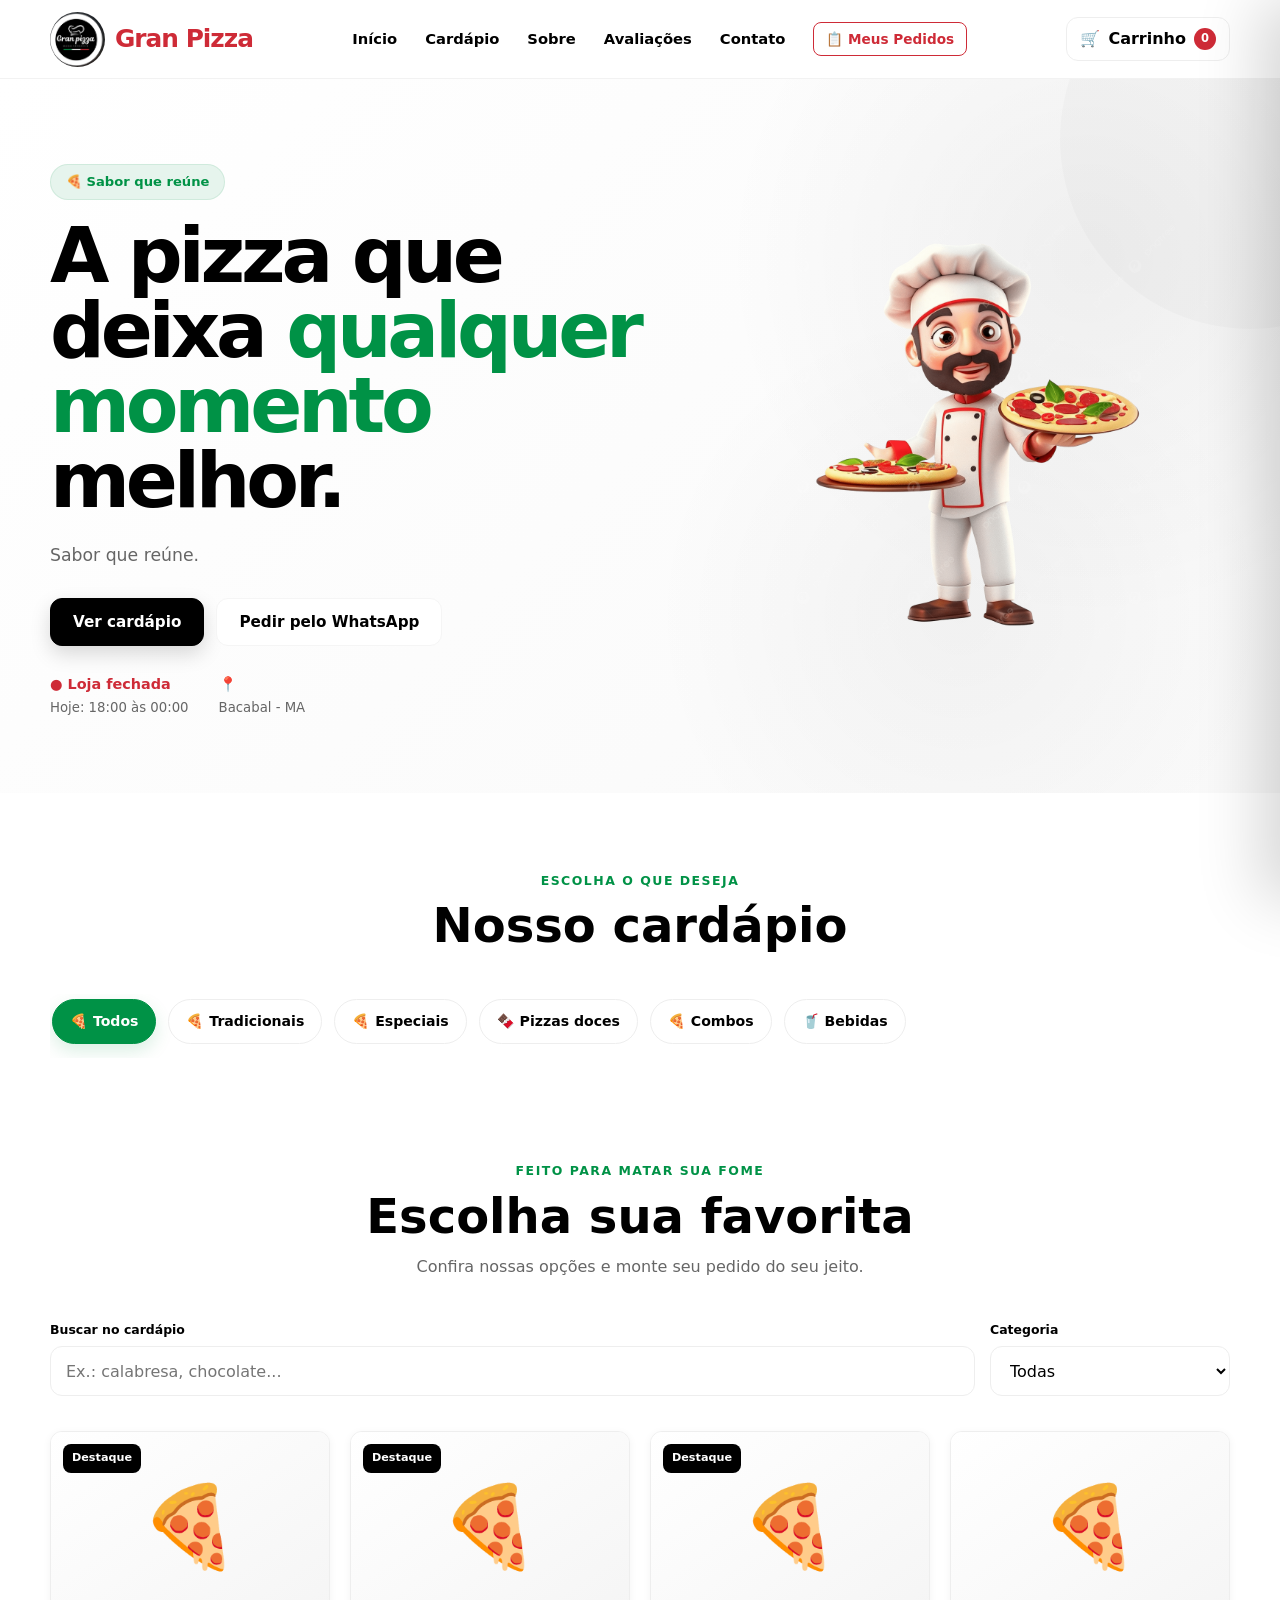
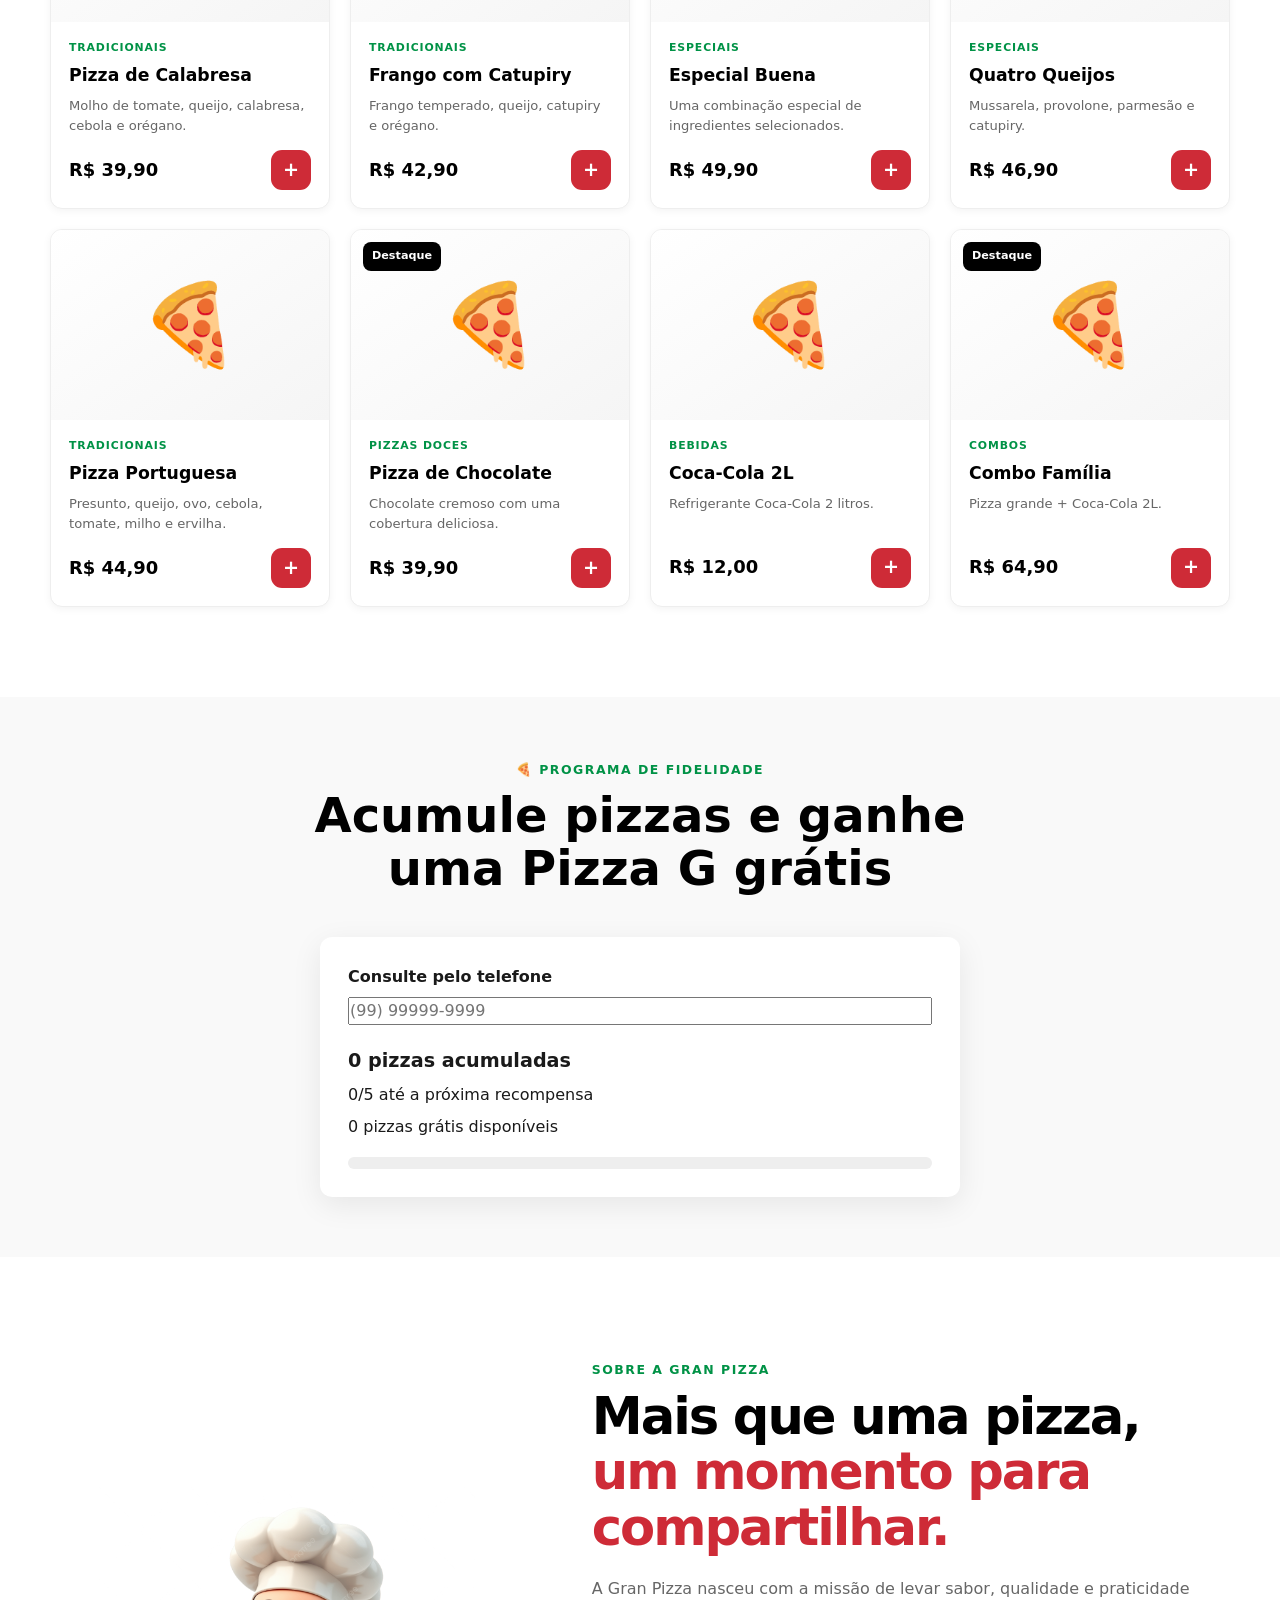
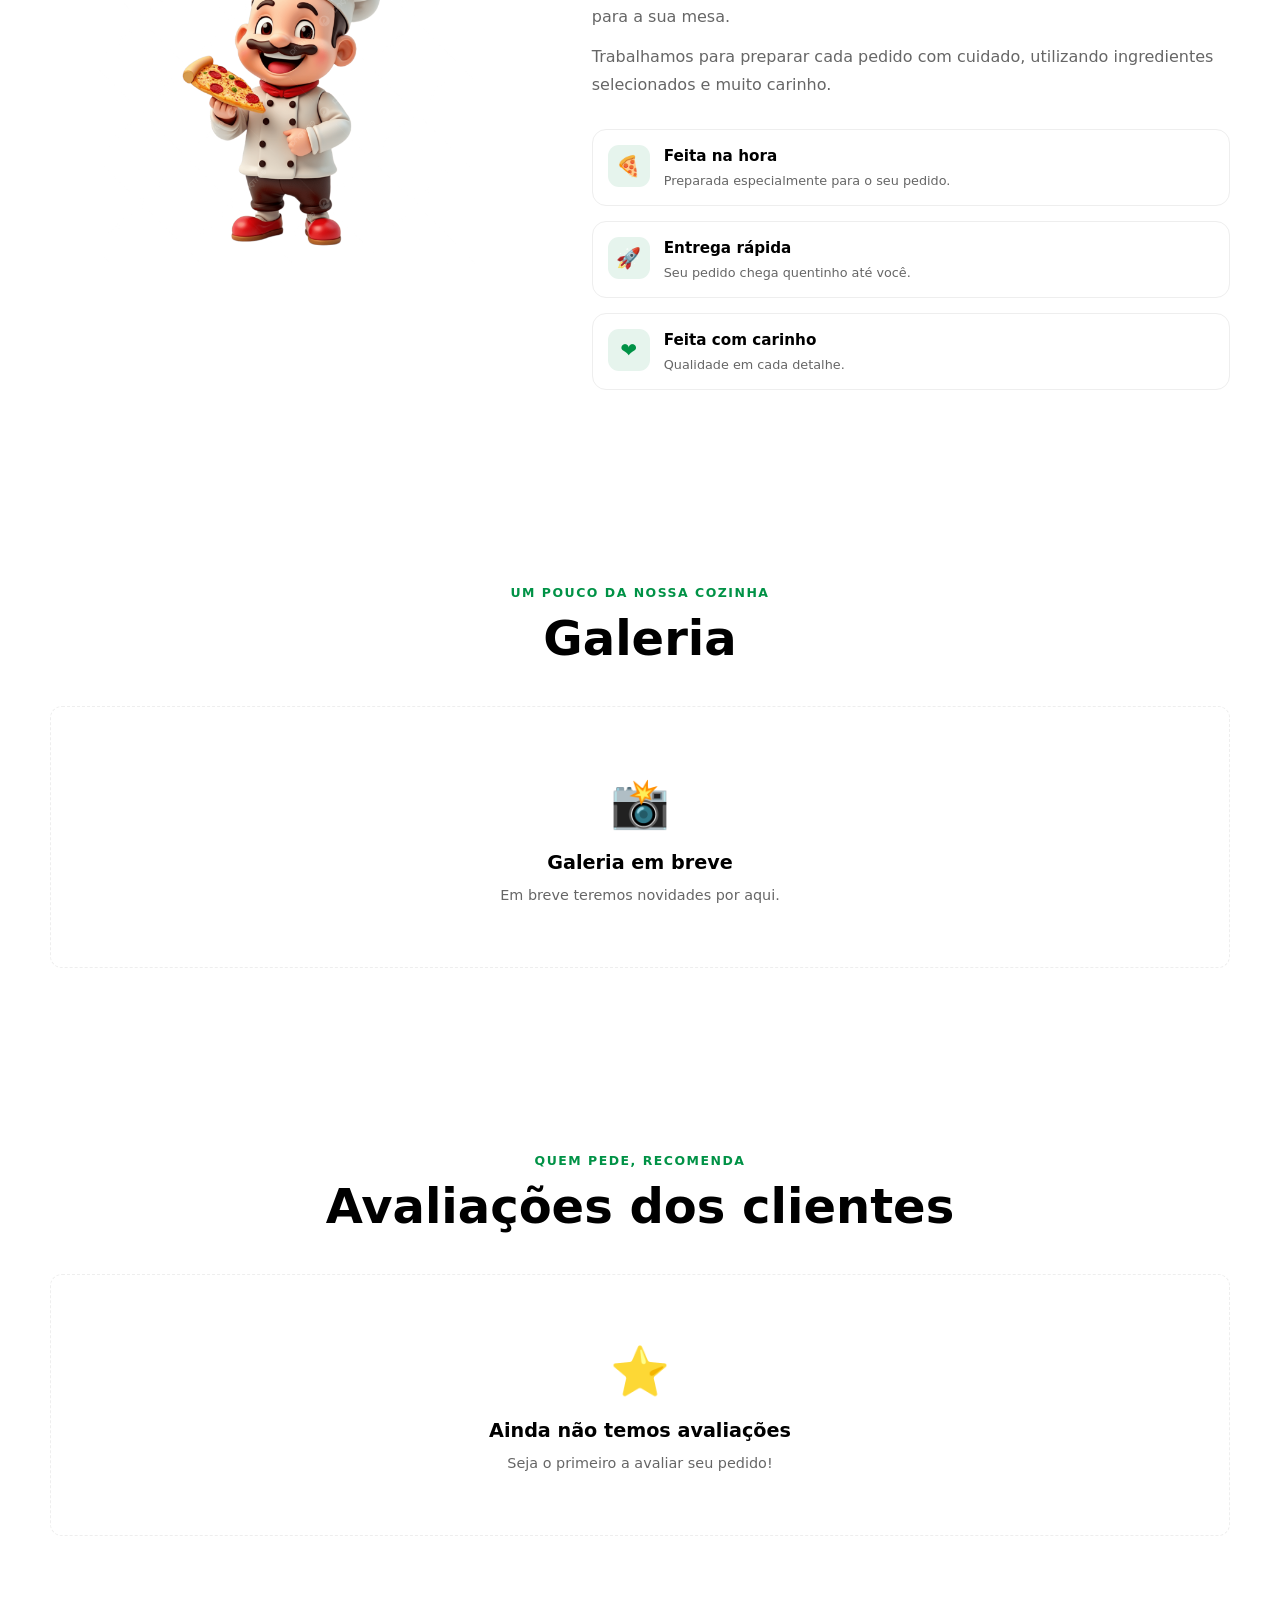
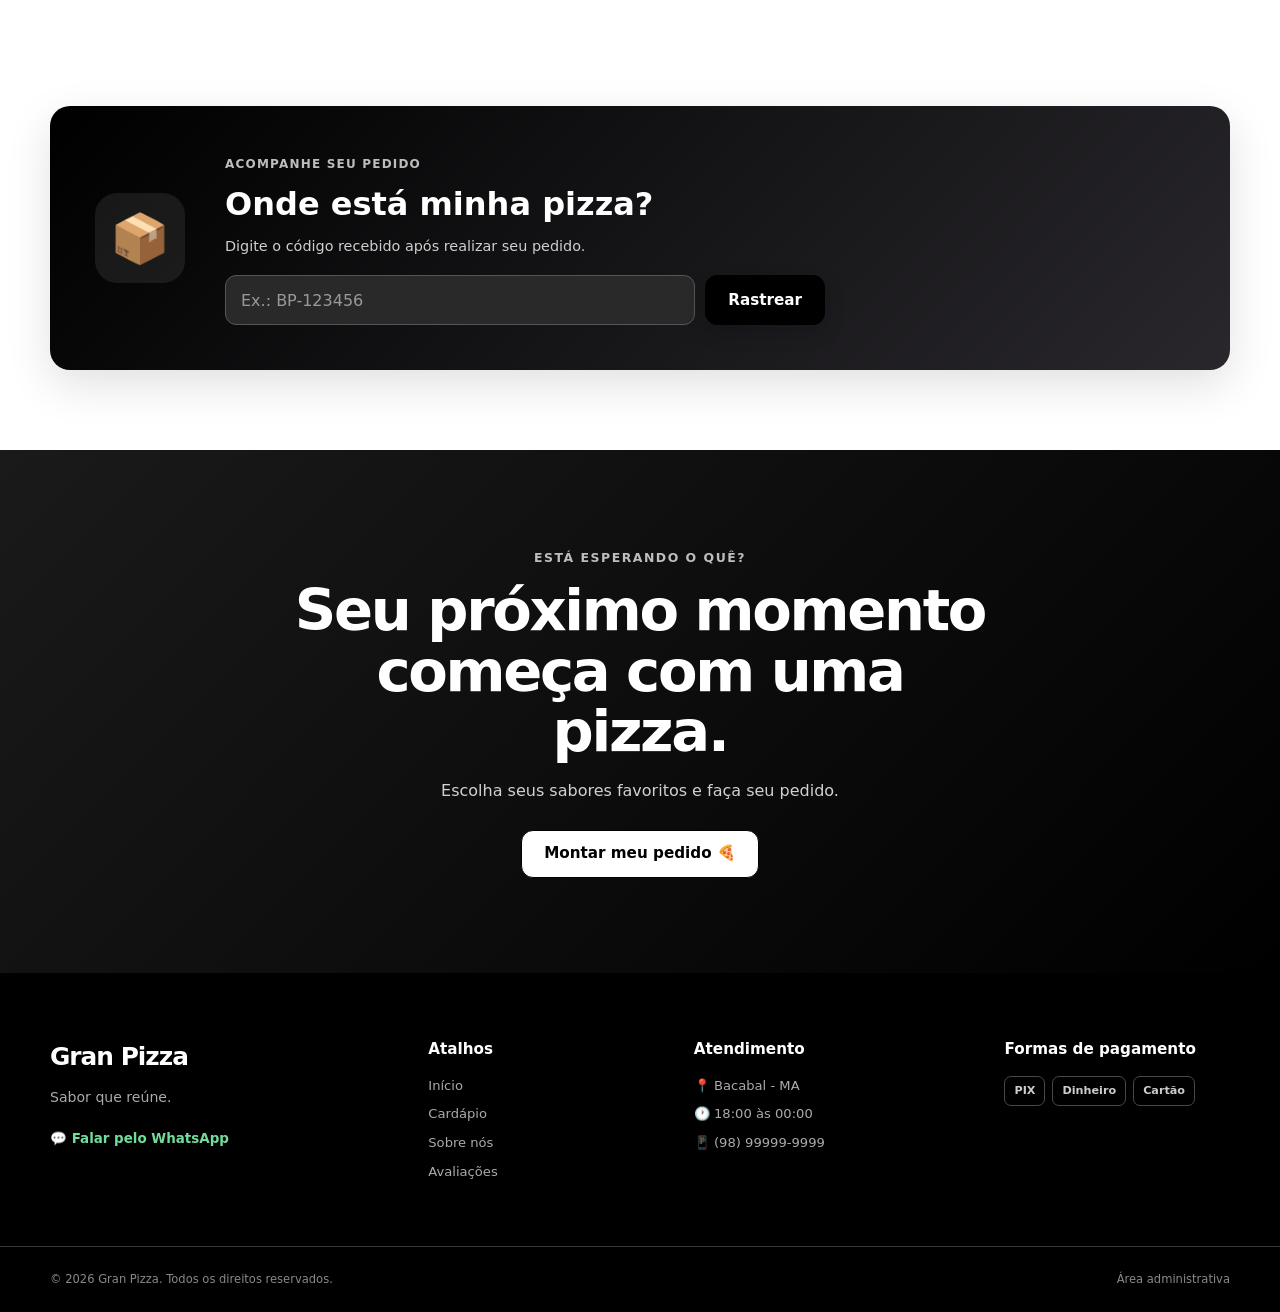
<file: index.html>
<!DOCTYPE html>
<html lang="pt-BR">
<head>
    <meta charset="UTF-8">
    <meta name="viewport" content="width=device-width, initial-scale=1.0">

    <title>Gran Pizza</title>

    <meta
        name="description"
        content="Gran Pizza — pizzas, combos, bebidas e muito sabor para você."
    >

    <link rel="stylesheet" href="style.css">
</head>

<body>

    <!-- =========================
         CABEÇALHO
    ========================== -->
    <header class="header">
        <div class="container header-content">

            <a href="#inicio" class="brand" id="nomeLoja">
                <img src="logo.jpeg.jpeg" alt="Gran Pizza Logo" class="brand-logo">
                <span>Gran Pizza</span>
            </a>

            <nav class="nav" id="menuNavegacao">
                <a href="#inicio">Início</a>
                <a href="#cardapio">Cardápio</a>
                <a href="#sobre">Sobre</a>
                <a href="#avaliacoes">Avaliações</a>
                <a href="#contato">Contato</a>
                <button type="button" class="btn-tracking-nav" id="btnMeusPedidosNav">
                    📋 Meus Pedidos
                </button>
            </nav>

            <div class="header-actions">
                <button
                    type="button"
                    class="btn-cart"
                    id="btnAbrirCarrinho"
                    aria-label="Abrir carrinho"
                >
                    🛒
                    <span>Carrinho</span>
                    <strong id="contadorCarrinho">0</strong>
                </button>

                <button
                    type="button"
                    class="btn-menu"
                    id="btnMenu"
                    aria-label="Abrir menu"
                >
                    ☰
                </button>
            </div>

        </div>
    </header>


    <main>

        <!-- =========================
             HERO
        ========================== -->
        <section class="hero" id="inicio">
            <div class="container hero-content">

                <div class="hero-text">
                    <span class="hero-badge">
                        🍕 Sabor que reúne
                    </span>

                    <h1>
                        A pizza que deixa
                        <span>qualquer momento</span>
                        melhor.
                    </h1>

                    <p id="sloganLoja">
                        Pizzas preparadas com carinho para você compartilhar
                        momentos especiais.
                    </p>

                    <div class="hero-actions">
                        <a href="#cardapio" class="btn btn-primary">
                            Ver cardápio
                        </a>

                        <button
                            type="button"
                            class="btn btn-secondary"
                            id="btnWhatsAppHero"
                        >
                            Pedir pelo WhatsApp
                        </button>
                    </div>

                    <div class="hero-info">
                        <div>
                            <strong id="statusLoja">
                                ● Loja aberta
                            </strong>

                            <span id="horarioLoja">
                                Hoje: 18:00 às 23:00
                            </span>
                        </div>

                        <div>
                            <strong>📍</strong>

                            <span id="enderecoLoja">
                                Bacabal - MA
                            </span>
                        </div>
                    </div>
                </div>

                <div class="hero-visual">
                    <div class="hero-pizza">
                        <img
                            src="pngtree-cartoon-chef-holding-pizza-png-image_15105925.png"
                            alt="Chef segurando uma pizza"
                        >
                    </div>
                </div>

            </div>
        </section>


        <!-- =========================
             CATEGORIAS
        ========================== -->
        <section class="categories-section">
            <div class="container">

                <div class="section-heading">
                    <span>Escolha o que deseja</span>
                    <h2>Nosso cardápio</h2>
                </div>

                <div
                    class="categories"
                    id="listaCategorias"
                    aria-label="Categorias do cardápio"
                >
                    <!-- Categorias inseridas pelo JavaScript -->
                </div>

            </div>
        </section>


        <!-- =========================
             CARDÁPIO
        ========================== -->
        <section class="menu-section" id="cardapio">
            <div class="container">

                <div class="section-heading">
                    <span>Feito para matar sua fome</span>

                    <h2>
                        Escolha sua favorita
                    </h2>

                    <p>
                        Confira nossas opções e monte seu pedido do seu jeito.
                    </p>
                </div>

                <div class="menu-toolbar">

                    <div class="search-box">
                        <label for="campoBusca">
                            Buscar no cardápio
                        </label>

                        <input
                            type="search"
                            id="campoBusca"
                            placeholder="Ex.: calabresa, chocolate..."
                            autocomplete="off"
                        >
                    </div>

                    <div class="filter-box">
                        <label for="filtroCategoria">
                            Categoria
                        </label>

                        <select id="filtroCategoria">
                            <option value="todos">
                                Todas
                            </option>
                        </select>
                    </div>

                </div>

                <div
                    class="products-grid"
                    id="listaProdutos"
                >
                    <!-- Produtos inseridos pelo JavaScript -->
                </div>

                <div
                    class="empty-state hidden"
                    id="produtosVazios"
                >
                    <div class="empty-icon">
                        🍕
                    </div>

                    <h3>
                        Nenhum produto encontrado
                    </h3>

                    <p>
                        Tente buscar outro produto ou escolher outra categoria.
                    </p>
                </div>

            </div>
        </section>


        <!-- =========================
             PROGRAMA DE FIDELIDADE
        ========================== -->
        <section class="loyalty-section" id="fidelidadeCliente">
            <div class="container">
                <div class="section-heading">
                    <span>🍕 Programa de Fidelidade</span>
                    <h2>Acumule pizzas e ganhe uma Pizza G grátis</h2>
                </div>

                <div class="loyalty-box">
                    <label for="telefoneFidelidade">Consulte pelo telefone</label>
                    <input
                        type="tel"
                        id="telefoneFidelidade"
                        placeholder="(99) 99999-9999"
                        autocomplete="tel"
                    >

                    <div class="loyalty-summary" aria-live="polite">
                        <strong id="fidelidadePizzas">0 pizzas acumuladas</strong>
                        <span id="fidelidadeProgressoTexto">0/5 até a próxima recompensa</span>
                        <span id="fidelidadePremios">0 pizzas grátis disponíveis</span>
                    </div>

                    <div class="loyalty-progress" aria-hidden="true">
                        <div id="fidelidadeProgressoBarra"></div>
                    </div>
                </div>
            </div>
        </section>


        <!-- =========================
             SOBRE
        ========================== -->
        <section class="about-section" id="sobre">
            <div class="container about-content">

                <div class="about-visual">
                    <div class="about-icon">
                        <img
                            src="pngtree-cartoon-chef-with-pizza-plate-delicious-italian-dish-presentation-png-image_19773314.png"
                            alt="Chef da Gran Pizza"
                        >
                    </div>
                </div>

                <div class="about-text">

                    <span class="section-label">
                        Sobre a Gran Pizza
                    </span>

                    <h2>
                        Mais que uma pizza,
                        <span>um momento para compartilhar.</span>
                    </h2>

                    <p>
                        A Gran Pizza nasceu com a missão de levar sabor,
                        qualidade e praticidade para a sua mesa.
                    </p>

                    <p>
                        Trabalhamos para preparar cada pedido com cuidado,
                        utilizando ingredientes selecionados e muito carinho.
                    </p>

                    <div class="about-features">

                        <div class="feature">
                            <strong>🍕</strong>

                            <div>
                                <h3>
                                    Feita na hora
                                </h3>

                                <p>
                                    Preparada especialmente para o seu pedido.
                                </p>
                            </div>
                        </div>

                        <div class="feature">
                            <strong>🚀</strong>

                            <div>
                                <h3>
                                    Entrega rápida
                                </h3>

                                <p>
                                    Seu pedido chega quentinho até você.
                                </p>
                            </div>
                        </div>

                        <div class="feature">
                            <strong>❤️</strong>

                            <div>
                                <h3>
                                    Feita com carinho
                                </h3>

                                <p>
                                    Qualidade em cada detalhe.
                                </p>
                            </div>
                        </div>

                    </div>
                </div>

            </div>
        </section>


        <!-- =========================
             GALERIA
        ========================== -->
        <section class="gallery-section" id="galeria">
            <div class="container">

                <div class="section-heading">
                    <span>
                        Um pouco da nossa cozinha
                    </span>

                    <h2>
                        Galeria
                    </h2>
                </div>

                <div
                    class="gallery-grid"
                    id="listaGaleria"
                >
                    <!-- Fotos inseridas pelo JavaScript -->
                </div>

                <div
                    class="empty-state hidden"
                    id="galeriaVazia"
                >
                    <div class="empty-icon">
                        📸
                    </div>

                    <h3>
                        Galeria em breve
                    </h3>

                    <p>
                        Em breve teremos novidades por aqui.
                    </p>
                </div>

            </div>
        </section>


        <!-- =========================
             AVALIAÇÕES
        ========================== -->
        <section class="reviews-section" id="avaliacoes">
            <div class="container">

                <div class="section-heading">
                    <span>
                        Quem pede, recomenda
                    </span>

                    <h2>
                        Avaliações dos clientes
                    </h2>
                </div>

                <div
                    class="reviews-grid"
                    id="listaAvaliacoes"
                >
                    <!-- Avaliações inseridas pelo JavaScript -->
                </div>

                <div
                    class="empty-state hidden"
                    id="avaliacoesVazias"
                >
                    <div class="empty-icon">
                        ⭐
                    </div>

                    <h3>
                        Ainda não temos avaliações
                    </h3>

                    <p>
                        Seja o primeiro a avaliar seu pedido!
                    </p>
                </div>

            </div>
        </section>


        <!-- =========================
             RASTREAR PEDIDO
        ========================== -->
        <section class="tracking-section" id="rastrear">
            <div class="container">

                <div class="tracking-box">

                    <div class="tracking-icon">
                        📦
                    </div>

                    <div class="tracking-content">

                        <span>
                            Acompanhe seu pedido
                        </span>

                        <h2>
                            Onde está minha pizza?
                        </h2>

                        <p>
                            Digite o código recebido após realizar seu pedido.
                        </p>

                        <form id="formRastrearPedido">

                            <div class="tracking-form">

                                <input
                                    type="text"
                                    id="codigoRastreio"
                                    placeholder="Ex.: BP-123456"
                                    autocomplete="off"
                                    required
                                >

                                <button
                                    type="submit"
                                    class="btn btn-primary"
                                >
                                    Rastrear
                                </button>

                            </div>

                        </form>

                        <div
                            class="tracking-result hidden"
                            id="resultadoRastreio"
                        >
                            <!-- Resultado inserido pelo JavaScript -->
                        </div>

                    </div>

                </div>

            </div>
        </section>


        <!-- =========================
             CTA
        ========================== -->
        <section class="cta-section">
            <div class="container">

                <div class="cta-content">

                    <span>
                        Está esperando o quê?
                    </span>

                    <h2>
                        Seu próximo momento
                        <strong>começa com uma pizza.</strong>
                    </h2>

                    <p>
                        Escolha seus sabores favoritos e faça seu pedido.
                    </p>

                    <a
                        href="#cardapio"
                        class="btn btn-primary"
                    >
                        Montar meu pedido 🍕
                    </a>

                </div>

            </div>
        </section>

    </main>


    <!-- =========================
         RODAPÉ
    ========================== -->
    <footer
        class="footer"
        id="contato"
    >

        <div class="container footer-grid">

            <div class="footer-brand">

                <a
                    href="#inicio"
                    class="brand"
                    id="nomeLojaFooter"
                >
                    Gran Pizza
                </a>

                <p id="sloganFooter">
                    Sabor que reúne.
                </p>

                <a
                    href="#"
                    id="linkWhatsAppFooter"
                    class="whatsapp-link"
                    target="_blank"
                    rel="noopener noreferrer"
                >
                    💬 Falar pelo WhatsApp
                </a>

            </div>


            <div class="footer-column">

                <h3>
                    Atalhos
                </h3>

                <a href="#inicio">
                    Início
                </a>

                <a href="#cardapio">
                    Cardápio
                </a>

                <a href="#sobre">
                    Sobre nós
                </a>

                <a href="#avaliacoes">
                    Avaliações
                </a>

            </div>


            <div class="footer-column">

                <h3>
                    Atendimento
                </h3>

                <p id="footerEndereco">
                    📍 Bacabal - MA
                </p>

                <p id="footerHorario">
                    🕐 18:00 às 23:00
                </p>

                <p id="footerTelefone">
                    📱 WhatsApp
                </p>

            </div>


            <div class="footer-column">

                <h3>
                    Formas de pagamento
                </h3>

                <div class="payment-icons">
                    <span>
                        PIX
                    </span>

                    <span>
                        Dinheiro
                    </span>

                    <span>
                        Cartão
                    </span>
                </div>

            </div>

        </div>


        <div class="footer-bottom">

            <div class="container">

                <p>
                    ©
                    <span id="anoAtual"></span>

                    <span id="nomeLojaCopyright">
                        Gran Pizza
                    </span>.

                    Todos os direitos reservados.
                </p>

                <a href="admin/index.html">
                    Área administrativa
                </a>

            </div>

        </div>

    </footer>


    <!-- =========================
         MODAL DO PRODUTO
    ========================== -->
    <div
        class="modal hidden"
        id="modalProduto"
        role="dialog"
        aria-modal="true"
        aria-labelledby="modalProdutoTitulo"
    >

        <div
            class="modal-overlay"
            data-fechar-modal
        ></div>

        <div class="modal-content product-modal">

            <button
                type="button"
                class="modal-close"
                data-fechar-modal
                aria-label="Fechar"
            >
                ×
            </button>

            <div id="produtoModalConteudo">
                <!-- Conteúdo gerado pelo JavaScript -->
            </div>

        </div>

    </div>


    <!-- =========================
         CARRINHO
    ========================== -->
    <div
        class="cart-overlay hidden"
        id="cartOverlay"
    ></div>

    <aside
        class="cart-drawer"
        id="carrinhoDrawer"
        aria-label="Carrinho de compras"
    >

        <div class="cart-header">

            <div>
                <span>
                    Seu pedido
                </span>

                <h2>
                    Meu carrinho
                </h2>
            </div>

            <button
                type="button"
                class="cart-close"
                id="btnFecharCarrinho"
                aria-label="Fechar carrinho"
            >
                ×
            </button>

        </div>


        <div
            class="cart-items"
            id="itensCarrinho"
        >
            <!-- Itens inseridos pelo JavaScript -->
        </div>


        <div
            class="cart-empty"
            id="carrinhoVazio"
        >

            <div>
                🛒
            </div>

            <h3>
                Seu carrinho está vazio
            </h3>

            <p>
                Adicione uma pizza deliciosa para começar.
            </p>

            <button
                type="button"
                class="btn btn-primary"
                id="btnIrCardapio"
            >
                Ver cardápio
            </button>

        </div>


        <div
            class="cart-footer"
            id="rodapeCarrinho"
        >

            <div class="cart-summary">

                <div>
                    <span>
                        Subtotal
                    </span>

                    <strong id="subtotalCarrinho">
                        R$ 0,00
                    </strong>
                </div>

                <div>
                    <span>
                        Entrega
                    </span>

                    <strong id="entregaCarrinho">
                        R$ 0,00
                    </strong>
                </div>

                <div class="cart-total">
                    <span>
                        Total
                    </span>

                    <strong id="totalCarrinho">
                        R$ 0,00
                    </strong>
                </div>

            </div>

            <button
                type="button"
                class="btn btn-primary btn-full"
                id="btnFinalizarPedido"
            >
                Finalizar pedido
            </button>

        </div>

    </aside>


    <!-- =========================
         MODAL CHECKOUT
    ========================== -->
    <div
        class="modal hidden"
        id="modalCheckout"
        role="dialog"
        aria-modal="true"
        aria-labelledby="checkoutTitulo"
    >

        <div
            class="modal-overlay"
            data-fechar-checkout
        ></div>

        <div class="modal-content checkout-modal">

            <button
                type="button"
                class="modal-close"
                data-fechar-checkout
                aria-label="Fechar"
            >
                ×
            </button>

            <div class="checkout-header">

                <span>
                    Quase lá!
                </span>

                <h2 id="checkoutTitulo">
                    Finalize seu pedido
                </h2>

                <p>
                    Preencha seus dados para receber sua pizza.
                </p>

            </div>


            <form id="formCheckout">

                <!-- DADOS DO CLIENTE -->
                <section class="checkout-section">

                    <h3>
                        1. Seus dados
                    </h3>

                    <div class="form-grid">

                        <div class="form-group">

                            <label for="clienteNome">
                                Nome *
                            </label>

                            <input
                                type="text"
                                id="clienteNome"
                                required
                                placeholder="Seu nome"
                            >

                        </div>


                        <div class="form-group">

                            <label for="clienteTelefone">
                                WhatsApp *
                            </label>

                            <input
                                type="tel"
                                id="clienteTelefone"
                                required
                                placeholder="(99) 99999-9999"
                            >

                        </div>

                    </div>

                </section>


                <!-- TIPO DE PEDIDO -->
                <section class="checkout-section">

                    <h3>
                        2. Como deseja receber?
                    </h3>

                    <div class="delivery-options">

                        <label class="delivery-option">

                            <input
                                type="radio"
                                name="tipoEntrega"
                                value="entrega"
                                checked
                            >

                            <span>
                                🚴

                                <strong>
                                    Entrega
                                </strong>

                                <small>
                                    Receba em seu endereço
                                </small>
                            </span>

                        </label>


                        <label class="delivery-option">

                            <input
                                type="radio"
                                name="tipoEntrega"
                                value="retirada"
                            >

                            <span>
                                🏪

                                <strong>
                                    Retirada
                                </strong>

                                <small>
                                    Retire na loja
                                </small>
                            </span>

                        </label>

                    </div>

                </section>


                <!-- ENDEREÇO -->
                <section
                    class="checkout-section"
                    id="secaoEndereco"
                >

                    <h3>
                        3. Endereço de entrega
                    </h3>

                    <div class="form-grid">

                        <div class="form-group">

                            <label for="enderecoRua">
                                Rua / Avenida *
                            </label>

                            <input
                                type="text"
                                id="enderecoRua"
                                placeholder="Nome da rua"
                            >

                        </div>


                        <div class="form-group">

                            <label for="enderecoNumero">
                                Número *
                            </label>

                            <input
                                type="text"
                                id="enderecoNumero"
                                placeholder="123"
                            >

                        </div>


                        <div class="form-group">

                            <label for="enderecoBairro">
                                Bairro *
                            </label>

                            <input
                                type="text"
                                id="enderecoBairro"
                                placeholder="Seu bairro"
                            >

                        </div>


                        <div class="form-group">

                            <label for="enderecoComplemento">
                                Complemento
                            </label>

                            <input
                                type="text"
                                id="enderecoComplemento"
                                placeholder="Casa, apartamento..."
                            >

                        </div>

                    </div>

                </section>


                <!-- PAGAMENTO -->
                <section class="checkout-section">

                    <h3>
                        4. Pagamento
                    </h3>

                    <div class="payment-options">

                        <label>

                            <input
                                type="radio"
                                name="pagamento"
                                value="pix"
                                checked
                            >

                            <span>

                                <strong>
                                    PIX
                                </strong>

                                <small>
                                    Pagamento via PIX
                                </small>

                            </span>

                        </label>


                        <label>

                            <input
                                type="radio"
                                name="pagamento"
                                value="dinheiro"
                            >

                            <span>

                                <strong>
                                    Dinheiro
                                </strong>

                                <small>
                                    Informe o valor para troco
                                </small>

                            </span>

                        </label>


                        <label>

                            <input
                                type="radio"
                                name="pagamento"
                                value="cartao_credito"
                            >

                            <span>

                                <strong>
                                    Cartão de crédito
                                </strong>

                                <small>
                                    Pagamento na entrega
                                </small>

                            </span>

                        </label>


                        <label>

                            <input
                                type="radio"
                                name="pagamento"
                                value="cartao_debito"
                            >

                            <span>

                                <strong>
                                    Cartão de débito
                                </strong>

                                <small>
                                    Pagamento na entrega
                                </small>

                            </span>

                        </label>

                    </div>


                    <div
                        class="form-group hidden"
                        id="campoTroco"
                    >

                        <label for="trocoPara">
                            Troco para quanto?
                        </label>

                        <input
                            type="number"
                            id="trocoPara"
                            min="0"
                            step="0.01"
                            placeholder="Ex.: 100,00"
                        >

                    </div>

                </section>


                <!-- CUPOM -->
                <section class="checkout-section">

                    <h3>
                        5. Cupom de desconto
                    </h3>

                    <div class="coupon-form">

                        <input
                            type="text"
                            id="codigoCupom"
                            placeholder="Digite seu cupom"
                            autocomplete="off"
                        >

                        <button
                            type="button"
                            class="btn btn-secondary"
                            id="btnAplicarCupom"
                        >
                            Aplicar
                        </button>

                    </div>

                    <div
                        class="coupon-message"
                        id="mensagemCupom"
                    ></div>

                </section>


                <!-- OBSERVAÇÕES -->
                <section class="checkout-section">

                    <h3>
                        6. Observações
                    </h3>

                    <div class="form-group">

                        <textarea
                            id="observacoesPedido"
                            rows="3"
                            placeholder="Ex.: retirar cebola, tocar campainha..."
                        ></textarea>

                    </div>

                </section>


                <!-- RESUMO -->
                <section class="checkout-summary">

                    <h3>
                        Resumo do pedido
                    </h3>

                    <div id="resumoCheckout">
                        <!-- Resumo inserido pelo JavaScript -->
                    </div>

                    <div class="checkout-total">

                        <span>
                            Total
                        </span>

                        <strong id="totalCheckout">
                            R$ 0,00
                        </strong>

                    </div>

                </section>


                <button
                    type="submit"
                    class="btn btn-primary btn-full btn-confirm-order"
                >
                    Confirmar pedido
                </button>

            </form>

        </div>

    </div>


    <!-- =========================
         MODAL PEDIDO REALIZADO
    ========================== -->
    <div
        class="modal hidden"
        id="modalPedidoSucesso"
        role="dialog"
        aria-modal="true"
        aria-labelledby="pedidoSucessoTitulo"
    >

        <div class="modal-overlay"></div>

        <div class="modal-content success-modal">

            <div class="success-icon">
                ✓
            </div>

            <h2 id="pedidoSucessoTitulo">
                Pedido realizado com sucesso!
            </h2>

            <p>
                Obrigado pelo seu pedido ❤️
            </p>

            <div class="order-code-box">

                <small>
                    Código do pedido
                </small>

                <strong id="codigoPedidoGerado">
                    BP-000000
                </strong>

            </div>

            <p class="success-instruction">
                Guarde esse código para acompanhar o andamento
                do seu pedido.
            </p>

            <div class="success-actions">

                <button
                    type="button"
                    class="btn btn-whatsapp"
                    id="btnWhatsAppSucesso"
                >
                    Enviar pedido pelo WhatsApp
                </button>

                <button
                    type="button"
                    class="btn btn-primary"
                    id="btnRastrearPedidoSucesso"
                >
                    Rastrear pedido
                </button>

                <button
                    type="button"
                    class="btn btn-secondary"
                    id="btnFecharSucesso"
                >
                    Fechar
                </button>

            </div>

        </div>

    </div>


    <!-- =========================
         MODAL DE SELEÇÃO DE SABORES
    ========================== -->
    <div class="modal hidden" id="modalSabores" role="dialog" aria-modal="true" aria-labelledby="nomeProdutoSabor">
        <div class="modal-overlay" data-fechar-modal></div>
        <div class="modal-content flavor-modal">
            <button type="button" class="btn-close-modal" data-fechar-modal aria-label="Fechar">×</button>
            <div class="flavor-modal-header">
                <span class="section-label">Opção de sabor</span>
                <h2 id="nomeProdutoSabor">Produto</h2>
                <p>Escolha um sabor para continuar.</p>
            </div>
            <div id="listaSaboresContainer" class="flavor-options"></div>
            <div id="erroSaborModal" class="coupon-message error hidden">Escolha um sabor para continuar.</div>
            <div class="flavor-modal-footer">
                <button type="button" class="btn btn-secondary" data-fechar-modal>Cancelar</button>
                <button type="button" class="btn btn-primary btn-full" id="btnConfirmarSabor">Adicionar ao carrinho</button>
            </div>
        </div>
    </div>

    <!-- =========================
         TOAST
    ========================== -->
    <div
        class="toast"
        id="toast"
        role="status"
        aria-live="polite"
    >
        <span id="toastMensagem"></span>
    </div>


    <!-- =========================
         MODAL MEUS PEDIDOS
    ========================== -->
    <div
        class="modal hidden"
        id="modalMeusPedidos"
        role="dialog"
        aria-modal="true"
        aria-labelledby="meusPedidosTitulo"
    >

        <div class="modal-overlay"></div>

        <div class="modal-content">

            <div class="modal-header">
                <h2 id="meusPedidosTitulo">
                    Meus Pedidos
                </h2>

                <button
                    type="button"
                    class="btn-close-modal"
                    id="btnFecharMeusPedidos"
                >
                    ×
                </button>
            </div>

            <div class="modal-body">
                <div id="listaMeusPedidos" class="my-orders-list">
                    <!-- Pedidos inseridos pelo JavaScript -->
                </div>
            </div>

        </div>

    </div>


    <!-- =========================
         JAVASCRIPT
    ========================== -->
    <script src="script.js"></script>

</body>
</html>
</file>
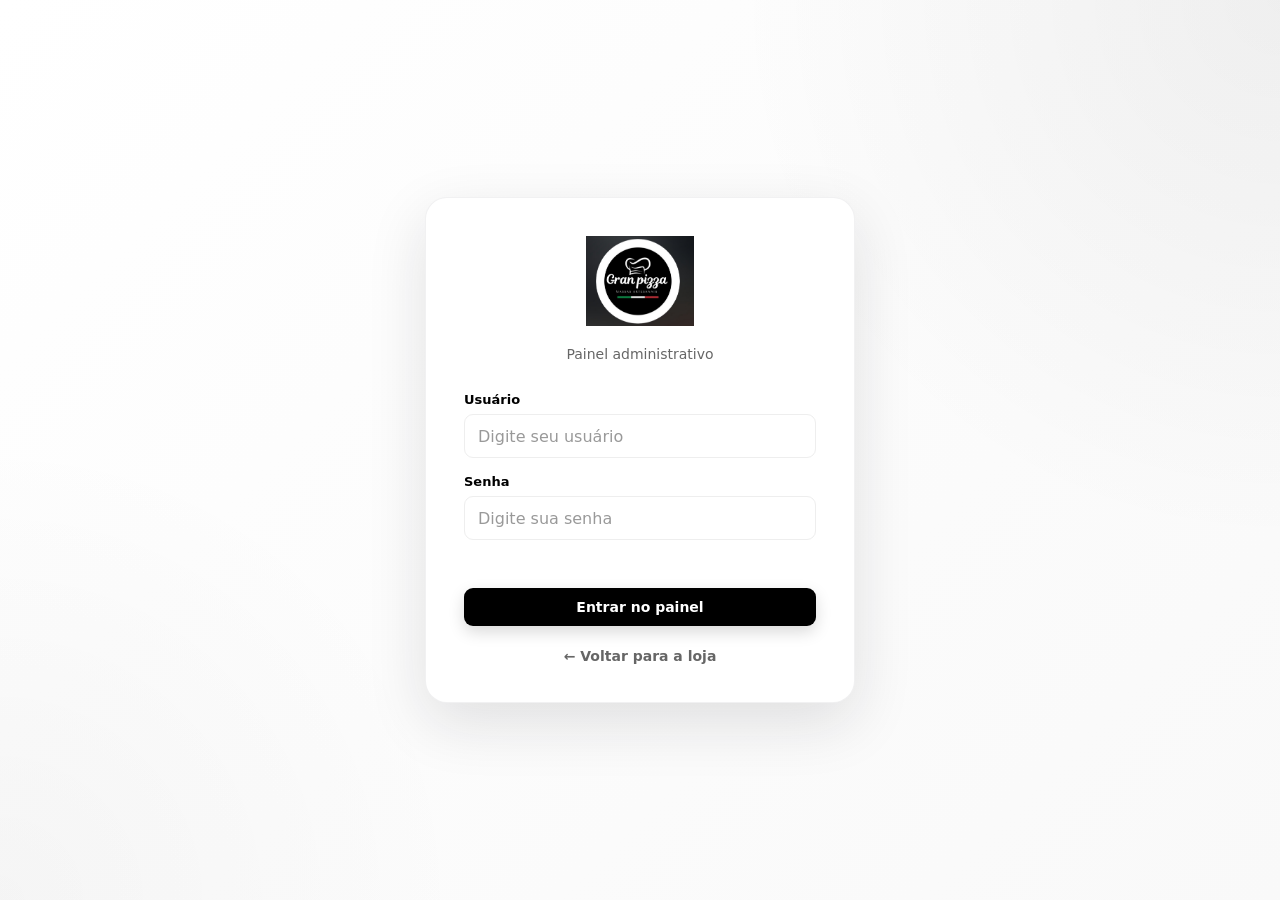
<file: admin/index.html>
<!DOCTYPE html>
<html lang="pt-BR">
<head>
    <meta charset="UTF-8">
    <meta name="viewport" content="width=device-width, initial-scale=1.0">

    <title>Administração | Gran Pizza</title>

    <link rel="stylesheet" href="style.css">
</head>

<body>

    <!-- =========================
         TELA DE LOGIN
    ========================== -->
    <section id="telaLogin" class="login-screen">

        <div class="login-card">

            <div class="login-brand">
                <img src="../logo.jpeg.jpeg" alt="Gran Pizza Logo" class="login-logo">

                <p>Painel administrativo</p>
            </div>

            <form id="formLogin">

                <div class="campo">
                    <label for="loginUsuario">
                        Usuário
                    </label>

                    <input
                        type="text"
                        id="loginUsuario"
                        placeholder="Digite seu usuário"
                        autocomplete="username"
                        required
                    >
                </div>

                <div class="campo">
                    <label for="loginSenha">
                        Senha
                    </label>

                    <input
                        type="password"
                        id="loginSenha"
                        placeholder="Digite sua senha"
                        autocomplete="current-password"
                        required
                    >
                </div>

                <p id="mensagemLogin" class="mensagem-login"></p>

                <button
                    type="submit"
                    class="btn btn-primary btn-full"
                >
                    Entrar no painel
                </button>

            </form>

            <a href="../index.html" class="voltar-loja">
                ← Voltar para a loja
            </a>

        </div>

    </section>


    <!-- =========================
         PAINEL ADMINISTRATIVO
    ========================== -->
    <div id="painelAdmin" class="admin-app hidden">

        <!-- =========================
             SIDEBAR
        ========================== -->
        <aside id="sidebarAdmin" class="sidebar">

            <div class="sidebar-header">

                <div class="admin-logo">
                    <img src="../logo.jpeg.jpeg" alt="Gran Pizza Logo">

                    <div>
                        <strong>Gran Pizza</strong>
                        <span>Administração</span>
                    </div>
                </div>

                <button
                    type="button"
                    id="btnFecharSidebar"
                    class="btn-icon mobile-only"
                    aria-label="Fechar menu"
                >
                    ×
                </button>

            </div>


            <nav class="admin-nav">

                <button
                    type="button"
                    class="nav-item active"
                    data-secao="dashboard"
                >
                    <span>📊</span>
                    <span>Dashboard</span>
                </button>

                <button
                    type="button"
                    class="nav-item"
                    data-secao="relatorios"
                >
                    <span>📈</span>
                    <span>Relatórios</span>
                </button>

                <button
                    type="button"
                    class="nav-item"
                    data-secao="pedidos"
                >
                    <span>🧾</span>
                    <span>Pedidos</span>
                </button>

                <button
                    type="button"
                    class="nav-item"
                    data-secao="produtos"
                >
                    <span>🍕</span>
                    <span>Produtos</span>
                </button>

                <button
                    type="button"
                    class="nav-item"
                    data-secao="categorias"
                >
                    <span>📂</span>
                    <span>Categorias</span>
                </button>

                <button
                    type="button"
                    class="nav-item"
                    data-secao="cupons"
                >
                    <span>🎟️</span>
                    <span>Cupons</span>
                </button>

                <button
                    type="button"
                    class="nav-item"
                    data-secao="galeria"
                >
                    <span>🖼️</span>
                    <span>Galeria</span>
                </button>

                <button
                    type="button"
                    class="nav-item"
                    data-secao="avaliacoes"
                >
                    <span>⭐</span>
                    <span>Avaliações</span>
                </button>

                <button
                    type="button"
                    class="nav-item"
                    data-secao="fidelidade"
                >
                    <span>🍕</span>
                    <span>Fidelidade</span>
                </button>

                <button
                    type="button"
                    class="nav-item"
                    data-secao="configuracoes"
                >
                    <span>⚙️</span>
                    <span>Configurações</span>
                </button>

                <button
                    type="button"
                    class="nav-item"
                    data-secao="backup"
                >
                    <span>💾</span>
                    <span>Backup</span>
                </button>

            </nav>


            <div class="sidebar-footer">

                <a
                    href="../index.html"
                    target="_blank"
                    class="btn-sidebar"
                >
                    👁️ Ver loja
                </a>

                <button
                    type="button"
                    id="btnLogout"
                    class="btn-sidebar btn-logout"
                >
                    🚪 Sair
                </button>

            </div>

        </aside>


        <!-- =========================
             CONTEÚDO PRINCIPAL
        ========================== -->
        <main class="admin-main">

            <!-- HEADER -->
            <header class="admin-header">

                <button
                    type="button"
                    id="btnAbrirSidebar"
                    class="btn-icon mobile-only"
                    aria-label="Abrir menu"
                >
                    ☰
                </button>

                <div class="admin-header-brand">
                    <img src="../logo.jpeg.jpeg" alt="Gran Pizza Logo" class="admin-logo-small">
                </div>

                <div class="header-title">

                    <h1 id="tituloSecao">
                        Dashboard
                    </h1>

                    <p id="subtituloSecao">
                        Visão geral da sua pizzaria
                    </p>

                </div>

                <div class="header-actions">

                    <span
                        id="statusLojaAdmin"
                        class="status-loja-admin"
                    >
                        ● Loja
                    </span>

                    <a
                        href="../index.html"
                        target="_blank"
                        class="btn btn-secondary"
                    >
                        Ver loja
                    </a>

                </div>

            </header>


            <!-- =========================
                 DASHBOARD
            ========================== -->
            <section
                id="secaoDashboard"
                class="admin-section active"
            >

                <div class="section-heading">

                    <div>
                        <h2>Visão geral</h2>

                        <p>
                            Acompanhe o desempenho da Gran Pizza.
                        </p>
                    </div>

                    <button
                        type="button"
                        class="btn btn-primary"
                        data-secao="pedidos"
                    >
                        Ver pedidos
                    </button>

                </div>


                <div class="stats-grid">

                    <article class="stat-card">

                        <div class="stat-icon">
                            🧾
                        </div>

                        <div>
                            <span>Total de pedidos</span>

                            <strong id="dashboardTotalPedidos">
                                0
                            </strong>
                        </div>

                    </article>


                    <article class="stat-card">

                        <div class="stat-icon">
                            💰
                        </div>

                        <div>
                            <span>Faturamento</span>

                            <strong id="dashboardFaturamento">
                                R$ 0,00
                            </strong>
                        </div>

                    </article>


                    <article class="stat-card">

                        <div class="stat-icon">
                            🍕
                        </div>

                        <div>
                            <span>Produtos</span>

                            <strong id="dashboardTotalProdutos">
                                0
                            </strong>
                        </div>

                    </article>


                    <article class="stat-card">

                        <div class="stat-icon">
                            📦
                        </div>

                        <div>
                            <span>Pedidos pendentes</span>

                            <strong id="dashboardPedidosPendentes">
                                0
                            </strong>
                        </div>

                    </article>

                </div>


                <div class="dashboard-grid">

                    <div class="admin-card">

                        <div class="card-header">

                            <div>
                                <h3>Pedidos recentes</h3>

                                <p>
                                    Últimos pedidos recebidos
                                </p>
                            </div>

                            <button
                                type="button"
                                class="btn btn-small btn-secondary"
                                data-secao="pedidos"
                            >
                                Ver todos
                            </button>

                        </div>

                        <div
                            id="dashboardPedidosRecentes"
                            class="lista-admin"
                        >
                        </div>

                    </div>


                    <div class="admin-card">

                        <div class="card-header">

                            <div>
                                <h3>Estoque</h3>

                                <p>
                                    Situação dos produtos
                                </p>
                            </div>

                            <button
                                type="button"
                                class="btn btn-small btn-secondary"
                                data-secao="produtos"
                            >
                                Gerenciar
                            </button>

                        </div>

                        <div
                            id="dashboardEstoque"
                            class="lista-admin"
                        >
                        </div>

                    </div>

                </div>

            </section>


            <!-- =========================
                 PEDIDOS
            ========================== -->
            <section
                id="secaoPedidos"
                class="admin-section"
            >

                <div class="section-heading">

                    <div>
                        <h2>Pedidos</h2>

                        <p>
                            Gerencie os pedidos realizados pelos clientes.
                        </p>
                    </div>

                </div>


                <div class="filtros-admin">

                    <div class="campo">

                        <label for="buscaPedidos">
                            Buscar
                        </label>

                        <input
                            type="search"
                            id="buscaPedidos"
                            placeholder="Nome, telefone ou código..."
                        >

                    </div>


                    <div class="campo">

                        <label for="filtroStatusPedido">
                            Status
                        </label>

                        <select id="filtroStatusPedido">

                            <option value="">
                                Todos
                            </option>

                            <option value="recebido">
                                Recebido
                            </option>

                            <option value="confirmado">
                                Confirmado
                            </option>

                            <option value="preparando">
                                Preparando
                            </option>

                            <option value="saiu_entrega">
                                Saiu para entrega
                            </option>

                            <option value="pronto">
                                Pronto para retirada
                            </option>

                            <option value="entregue">
                                Entregue
                            </option>

                            <option value="cancelado">
                                Cancelado
                            </option>

                        </select>

                    </div>


                    <div class="campo">

                        <label for="filtroPeriodoPedidos">
                            Período
                        </label>

                        <select id="filtroPeriodoPedidos">

                            <option value="todos">
                                Todos
                            </option>

                            <option value="hoje">
                                Hoje
                            </option>

                            <option value="7dias">
                                Últimos 7 dias
                            </option>

                            <option value="mes">
                                Este mês
                            </option>

                        </select>

                    </div>

                </div>


                <div class="admin-card">

                    <div class="card-header">

                        <div>
                            <h3>Lista de pedidos</h3>
                        </div>

                        <button
                            type="button"
                            id="btnExportarPedidos"
                            class="btn btn-secondary"
                        >
                            📥 Exportar
                        </button>

                    </div>

                    <div
                        id="listaPedidos"
                        class="pedidos-admin"
                    >
                    </div>

                    <div
                        id="pedidosVazios"
                        class="empty-state hidden"
                    >
                        <span>🧾</span>

                        <h3>Nenhum pedido encontrado</h3>

                        <p>
                            Os pedidos realizados pelos clientes aparecerão aqui.
                        </p>
                    </div>

                </div>

            </section>


            <!-- =========================
                 PRODUTOS
            ========================== -->
            <section
                id="secaoProdutos"
                class="admin-section"
            >

                <div class="section-heading">

                    <div>
                        <h2>Produtos</h2>

                        <p>
                            Cadastre e gerencie pizzas, bebidas e combos.
                        </p>
                    </div>

                    <button
                        type="button"
                        id="btnNovoProduto"
                        class="btn btn-primary"
                    >
                        ➕ Novo produto
                    </button>

                </div>


                <div class="filtros-admin">

                    <div class="campo">

                        <label for="buscaProdutos">
                            Buscar
                        </label>

                        <input
                            type="search"
                            id="buscaProdutos"
                            placeholder="Nome do produto..."
                        >

                    </div>


                    <div class="campo">

                        <label for="filtroCategoriaProdutos">
                            Categoria
                        </label>

                        <select id="filtroCategoriaProdutos">

                            <option value="">
                                Todas
                            </option>

                        </select>

                    </div>


                    <div class="campo">

                        <label for="filtroEstoqueProdutos">
                            Estoque
                        </label>

                        <select id="filtroEstoqueProdutos">

                            <option value="">
                                Todos
                            </option>

                            <option value="disponivel">
                                Disponíveis
                            </option>

                            <option value="pouco">
                                Pouco estoque
                            </option>

                            <option value="esgotado">
                                Esgotados
                            </option>

                        </select>

                    </div>

                </div>


                <div
                    id="listaProdutosAdmin"
                    class="produtos-admin-grid"
                >
                </div>

            </section>


            <!-- =========================
                 CATEGORIAS
            ========================== -->
            <section
                id="secaoCategorias"
                class="admin-section"
            >

                <div class="section-heading">

                    <div>
                        <h2>Categorias</h2>

                        <p>
                            Organize o cardápio da Gran Pizza.
                        </p>
                    </div>

                    <button
                        type="button"
                        id="btnNovaCategoria"
                        class="btn btn-primary"
                    >
                        ➕ Nova categoria
                    </button>

                </div>


                <div class="admin-card">

                    <div
                        id="listaCategoriasAdmin"
                        class="lista-crud"
                    >
                    </div>

                </div>

            </section>


            <!-- =========================
                 CUPONS
            ========================== -->
            <section
                id="secaoCupons"
                class="admin-section"
            >

                <div class="section-heading">

                    <div>
                        <h2>Cupons</h2>

                        <p>
                            Crie promoções e descontos para os clientes.
                        </p>
                    </div>

                    <button
                        type="button"
                        id="btnNovoCupom"
                        class="btn btn-primary"
                    >
                        ➕ Novo cupom
                    </button>

                </div>


                <div class="admin-card">

                    <div
                        id="listaCuponsAdmin"
                        class="lista-crud"
                    >
                    </div>

                </div>

            </section>


            <!-- =========================
                 GALERIA
            ========================== -->
            <section
                id="secaoGaleria"
                class="admin-section"
            >

                <div class="section-heading">

                    <div>
                        <h2>Galeria</h2>

                        <p>
                            Gerencie as imagens exibidas na loja.
                        </p>
                    </div>

                    <button
                        type="button"
                        id="btnNovaImagem"
                        class="btn btn-primary"
                    >
                        ➕ Nova imagem
                    </button>

                </div>


                <div
                    id="listaGaleriaAdmin"
                    class="galeria-admin-grid"
                >
                </div>

            </section>


            <!-- =========================
                 AVALIAÇÕES
            ========================== -->
            <section
                id="secaoAvaliacoes"
                class="admin-section"
            >

                <div class="section-heading">

                    <div>
                        <h2>Avaliações</h2>

                        <p>
                            Visualize e gerencie as avaliações dos clientes.
                        </p>
                    </div>

                    <button
                        type="button"
                        id="btnNovaAvaliacao"
                        class="btn btn-primary"
                    >
                        ➕ Novo feedback
                    </button>

                </div>


                <div class="admin-card">

                    <div
                        id="listaAvaliacoesAdmin"
                        class="lista-crud"
                    >
                    </div>

                    <div
                        id="avaliacoesVaziasAdmin"
                        class="empty-state hidden"
                    >
                        <span>⭐</span>

                        <h3>Nenhuma avaliação</h3>

                        <p>
                            As avaliações dos clientes aparecerão aqui.
                        </p>
                    </div>

                </div>

            </section>


            <!-- =========================
                 FIDELIDADE
            ========================== -->
            <section
                id="secaoFidelidade"
                class="admin-section"
            >
                <div class="section-heading">
                    <div>
                        <h2>🍕 Fidelidade</h2>
                        <p>Controle clientes, progresso e recompensas.</p>
                    </div>
                </div>

                <form id="formConfigFidelidade" class="admin-card form-config-fidelidade">
                    <div class="form-grid">
                        <div class="campo">
                            <label>
                                <input type="checkbox" id="fidelidadeAtiva">
                                Programa ativo
                            </label>
                        </div>
                        <div class="campo">
                            <label for="fidelidadeMeta">Pizzas para recompensa</label>
                            <input type="number" id="fidelidadeMeta" min="1" step="1" required>
                        </div>
                        <div class="campo">
                            <label for="fidelidadePremio">Descrição da recompensa</label>
                            <input type="text" id="fidelidadePremio" required>
                        </div>
                        <div class="campo-botao">
                            <button type="submit" class="btn btn-primary">Salvar configuração</button>
                        </div>
                    </div>
                </form>

                <div class="admin-card">
                    <div class="card-header">
                        <div>
                            <h3>Clientes</h3>
                            <p>Dados calculados a partir dos pedidos reais.</p>
                        </div>
                        <input type="search" id="buscaFidelidade" placeholder="Nome ou telefone...">
                    </div>
                    <div class="table-wrapper">
                        <table class="admin-table">
                            <thead>
                                <tr>
                                    <th>Nome</th>
                                    <th>Telefone</th>
                                    <th>Pizzas</th>
                                    <th>Recompensas</th>
                                    <th>Último pedido</th>
                                    <th>Ações</th>
                                </tr>
                            </thead>
                            <tbody id="listaFidelidade"></tbody>
                        </table>
                    </div>
                </div>

                <div class="admin-card hidden" id="detalheFidelidade">
                    <div class="card-header">
                        <div>
                            <h3 id="fidelidadeClienteNome">Cliente</h3>
                            <p id="fidelidadeClienteTelefone"></p>
                        </div>
                        <button type="button" class="btn btn-small btn-secondary" id="btnFecharDetalheFidelidade">Fechar</button>
                    </div>
                    <div class="fidelidade-detalhes">
                        <strong id="fidelidadeTotalPizzas">0 pizzas</strong>
                        <span id="fidelidadeProgresso">0/5</span>
                        <span id="fidelidadeTotalPremios">0 recompensas disponíveis</span>
                    </div>
                    <div class="fidelidade-barra"><div id="fidelidadeBarraProgresso"></div></div>
                    <div class="acoes-fidelidade">
                        <button type="button" class="btn btn-small btn-secondary" data-ajuste-fidelidade="pizza" data-valor="-1">- Pizza</button>
                        <button type="button" class="btn btn-small btn-secondary" data-ajuste-fidelidade="pizza" data-valor="1">+ Pizza</button>
                        <button type="button" class="btn btn-small btn-secondary" data-ajuste-fidelidade="premio" data-valor="-1">- Recompensa</button>
                        <button type="button" class="btn btn-small btn-secondary" data-ajuste-fidelidade="premio" data-valor="1">+ Recompensa</button>
                        <button type="button" class="btn btn-primary" id="btnResgatarFidelidade">Resgatar recompensa</button>
                    </div>
                    <p id="historicoFidelidade" class="fidelidade-historico"></p>
                </div>
            </section>


            <!-- =========================
                 CONFIGURAÇÕES
            ========================== -->
            <section
                id="secaoConfiguracoes"
                class="admin-section"
            >

                <div class="section-heading">

                    <div>
                        <h2>Configurações</h2>

                        <p>
                            Configure as informações da sua pizzaria.
                        </p>
                    </div>

                </div>


                <form id="formConfiguracoes">

                    <div class="admin-card">

                        <div class="card-header">

                            <div>
                                <h3>Informações da loja</h3>

                                <p>
                                    Dados exibidos para os clientes.
                                </p>
                            </div>

                        </div>


                        <div class="form-grid">

                            <div class="campo">

                                <label for="configNomeLoja">
                                    Nome da loja
                                </label>

                                <input
                                    type="text"
                                    id="configNomeLoja"
                                    required
                                >

                            </div>


                            <div class="campo">

                                <label for="configSlogan">
                                    Slogan
                                </label>

                                <input
                                    type="text"
                                    id="configSlogan"
                                >

                            </div>


                            <div class="campo">

                                <label for="configEndereco">
                                    Endereço
                                </label>

                                <input
                                    type="text"
                                    id="configEndereco"
                                >

                            </div>


                            <div class="campo">

                                <label for="configWhatsApp">
                                    WhatsApp
                                </label>

                                <input
                                    type="text"
                                    id="configWhatsApp"
                                    placeholder="5598999999999"
                                >

                            </div>

                        </div>

                    </div>


                    <div class="admin-card">

                        <div class="card-header">

                            <div>
                                <h3>Entrega</h3>

                                <p>
                                    Configure as opções de entrega.
                                </p>
                            </div>

                        </div>


                        <div class="form-grid">

                            <div class="campo">

                                <label for="configTaxaEntrega">
                                    Taxa de entrega
                                </label>

                                <input
                                    type="number"
                                    id="configTaxaEntrega"
                                    min="0"
                                    step="0.01"
                                >

                            </div>


                            <label class="checkbox-label">

                                <input
                                    type="checkbox"
                                    id="configEntregaAtiva"
                                >

                                <span>
                                    Aceitar pedidos para entrega
                                </span>

                            </label>


                            <label class="checkbox-label">

                                <input
                                    type="checkbox"
                                    id="configRetiradaAtiva"
                                >

                                <span>
                                    Aceitar retirada no local
                                </span>

                            </label>

                        </div>

                    </div>


                    <div class="admin-card">

                        <div class="card-header">

                            <div>
                                <h3>Horário de funcionamento</h3>

                                <p>
                                    Defina quando a loja estará aberta.
                                </p>
                            </div>

                        </div>


                        <div class="horarios-grid">

                            <div class="horario-item">

                                <strong>Domingo</strong>

                                <div class="horario-inputs">

                                    <input
                                        type="time"
                                        id="horarioDomingoAbertura"
                                    >

                                    <span>até</span>

                                    <input
                                        type="time"
                                        id="horarioDomingoFechamento"
                                    >

                                </div>

                            </div>


                            <div class="horario-item">

                                <strong>Segunda-feira</strong>

                                <div class="horario-inputs">

                                    <input
                                        type="time"
                                        id="horarioSegundaAbertura"
                                    >

                                    <span>até</span>

                                    <input
                                        type="time"
                                        id="horarioSegundaFechamento"
                                    >

                                </div>

                            </div>


                            <div class="horario-item">

                                <strong>Terça-feira</strong>

                                <div class="horario-inputs">

                                    <input
                                        type="time"
                                        id="horarioTercaAbertura"
                                    >

                                    <span>até</span>

                                    <input
                                        type="time"
                                        id="horarioTercaFechamento"
                                    >

                                </div>

                            </div>


                            <div class="horario-item">

                                <strong>Quarta-feira</strong>

                                <div class="horario-inputs">

                                    <input
                                        type="time"
                                        id="horarioQuartaAbertura"
                                    >

                                    <span>até</span>

                                    <input
                                        type="time"
                                        id="horarioQuartaFechamento"
                                    >

                                </div>

                            </div>


                            <div class="horario-item">

                                <strong>Quinta-feira</strong>

                                <div class="horario-inputs">

                                    <input
                                        type="time"
                                        id="horarioQuintaAbertura"
                                    >

                                    <span>até</span>

                                    <input
                                        type="time"
                                        id="horarioQuintaFechamento"
                                    >

                                </div>

                            </div>


                            <div class="horario-item">

                                <strong>Sexta-feira</strong>

                                <div class="horario-inputs">

                                    <input
                                        type="time"
                                        id="horarioSextaAbertura"
                                    >

                                    <span>até</span>

                                    <input
                                        type="time"
                                        id="horarioSextaFechamento"
                                    >

                                </div>

                            </div>


                            <div class="horario-item">

                                <strong>Sábado</strong>

                                <div class="horario-inputs">

                                    <input
                                        type="time"
                                        id="horarioSabadoAbertura"
                                    >

                                    <span>até</span>

                                    <input
                                        type="time"
                                        id="horarioSabadoFechamento"
                                    >

                                </div>

                            </div>

                        </div>

                    </div>


                    <div class="form-actions">

                        <button
                            type="submit"
                            class="btn btn-primary"
                        >
                            💾 Salvar configurações
                        </button>

                    </div>

                </form>

            </section>


            <!-- =========================
                 BACKUP
            ========================== -->
            <section
                id="secaoBackup"
                class="admin-section"
            >

                <div class="section-heading">

                    <div>
                        <h2>Backup e restauração</h2>

                        <p>
                            Salve ou restaure os dados da Gran Pizza.
                        </p>
                    </div>

                </div>


                <div class="backup-grid">

                    <div class="admin-card">

                        <div class="backup-icon">
                            📥
                        </div>

                        <h3>Exportar dados</h3>

                        <p>
                            Baixe um arquivo JSON contendo produtos,
                            pedidos, categorias, cupons, galeria,
                            avaliações e configurações.
                        </p>

                        <button
                            type="button"
                            id="btnExportarBackup"
                            class="btn btn-primary"
                        >
                            Exportar backup
                        </button>

                    </div>


                    <div class="admin-card">

                        <div class="backup-icon">
                            📤
                        </div>

                        <h3>Restaurar dados</h3>

                        <p>
                            Importe um backup JSON anteriormente salvo.
                        </p>

                        <input
                            type="file"
                            id="inputImportarBackup"
                            accept=".json,application/json"
                            hidden
                        >

                        <button
                            type="button"
                            id="btnImportarBackup"
                            class="btn btn-secondary"
                        >
                            Selecionar backup
                        </button>

                    </div>

                </div>

            </section>


            <!-- =========================
                 RELATÓRIOS
            ========================== -->
            <section
                id="secaoRelatorios"
                class="admin-section"
            >

                <div class="section-heading">

                    <div>
                        <h2>Relatórios</h2>

                        <p>
                            Analise o desempenho da Gran Pizza.
                        </p>
                    </div>

                    <div class="filter-group">

                        <button
                            type="button"
                            class="btn btn-small btn-secondary active"
                            data-filtro-relatorio="hoje"
                        >
                            Hoje
                        </button>

                        <button
                            type="button"
                            class="btn btn-small btn-secondary"
                            data-filtro-relatorio="semana"
                        >
                            Esta semana
                        </button>

                        <button
                            type="button"
                            class="btn btn-small btn-secondary"
                            data-filtro-relatorio="mes"
                        >
                            Este mês
                        </button>

                    </div>

                </div>


                <div id="relatorioConteudo">

                    <div class="stats-grid">

                        <article class="stat-card">

                            <div class="stat-icon">
                                💰
                            </div>

                            <div>
                                <span>Faturamento total</span>

                                <strong id="relatorioFaturamento">
                                    R$ 0,00
                                </strong>
                            </div>

                        </article>


                        <article class="stat-card">

                            <div class="stat-icon">
                                🛒
                            </div>

                            <div>
                                <span>Pedidos</span>

                                <strong id="relatorioTotalPedidos">
                                    0
                                </strong>
                            </div>

                        </article>


                        <article class="stat-card">

                            <div class="stat-icon">
                                📦
                            </div>

                            <div>
                                <span>Produtos vendidos</span>

                                <strong id="relatorioTotalProdutos">
                                    0
                                </strong>
                            </div>

                        </article>


                        <article class="stat-card">

                            <div class="stat-icon">
                                📊
                            </div>

                            <div>
                                <span>Ticket médio</span>

                                <strong id="relatorioTicketMedio">
                                    R$ 0,00
                                </strong>
                            </div>

                        </article>

                    </div>


                    <div class="dashboard-grid">

                        <div class="admin-card">

                            <div class="card-header">
                                <h3>📦 Produto mais vendido</h3>
                            </div>

                            <div id="relatorioProdutoMaisVendido" class="stat-list">
                                <!-- Preenchido via JS -->
                            </div>

                        </div>


                        <div class="admin-card">

                            <div class="card-header">
                                <h3>📝 Pedidos por status</h3>
                            </div>

                            <div id="relatorioPedidosPorStatus" class="stat-list">
                                <!-- Preenchido via JS -->
                            </div>

                        </div>

                    </div>

                </div>


                <div id="relatorioVazio" class="admin-card empty-state hidden">
                    <span>📊</span>
                    <h3>Sem dados para este período</h3>
                    <p>Não encontramos pedidos realizados no período selecionado.</p>
                </div>

            </section>

        </main>

    </div>


    <!-- =========================
         MODAL PRODUTO
    ========================== -->
    <div
        id="modalProdutoAdmin"
        class="modal hidden"
    >

        <div class="modal-overlay" data-fechar-modal></div>

        <div class="modal-content modal-large">

            <div class="modal-header">

                <div>
                    <h2 id="tituloModalProduto">
                        Novo produto
                    </h2>

                    <p>
                        Cadastre as informações do produto.
                    </p>
                </div>

                <button
                    type="button"
                    class="btn-icon"
                    data-fechar-modal
                >
                    ×
                </button>

            </div>


            <form id="formProdutoAdmin">

                <input
                    type="hidden"
                    id="produtoId"
                >


                <div class="form-grid">

                    <div class="campo">

                        <label for="produtoNome">
                            Nome
                        </label>

                        <input
                            type="text"
                            id="produtoNome"
                            required
                        >

                    </div>


                    <div class="campo">

                        <label for="produtoCategoria">
                            Categoria
                        </label>

                        <select
                            id="produtoCategoria"
                            required
                        >
                        </select>

                    </div>


                    <div class="campo campo-full">

                        <label for="produtoDescricao">
                            Descrição
                        </label>

                        <textarea
                            id="produtoDescricao"
                            rows="4"
                            placeholder="Descrição do produto..."
                        ></textarea>

                    </div>


                    <div class="campo">

                        <label for="produtoPreco">
                            Preço
                        </label>

                        <input
                            type="number"
                            id="produtoPreco"
                            min="0"
                            step="0.01"
                            required
                        >

                    </div>


                    <div class="campo">

                        <label for="produtoEstoque">
                            Estoque
                        </label>

                        <input
                            type="number"
                            id="produtoEstoque"
                            min="0"
                            step="1"
                            value="10"
                        >

                    </div>


                    <div class="campo">

                        <label for="produtoImagemArquivo">
                            Imagem do produto
                        </label>

                        <input
                            type="file"
                            id="produtoImagemArquivo"
                            accept="image/*"
                            class="input-file-admin"
                        >

                        <div id="previewImagemProduto" class="preview-imagem-container">
                            <span>Nenhuma imagem selecionada</span>
                        </div>

                    </div>


                    <div class="campo">

                        <label for="produtoImagem">
                            Ou URL da imagem
                        </label>

                        <input
                            type="url"
                            id="produtoImagem"
                            placeholder="https://..."
                        >

                    </div>

                </div>


                <div class="form-section">
                    <div class="card-header">
                        <div>
                            <h3>Sabores</h3>
                            <p>Opcional. Ative para permitir a escolha de sabor e defina o valor de cada opção.</p>
                        </div>
                        <button type="button" id="btnAdicionarSabor" class="btn btn-small btn-secondary">➕ Adicionar sabor</button>
                    </div>
                    <label class="checkbox-label">
                        <input type="checkbox" id="produtoTemSabores">
                        <span>Ativar escolha de sabores para este produto</span>
                    </label>
                    <div id="containerSaboresProduto" class="opcoes-admin hidden">
                        <div id="listaSaboresProduto" class="opcoes-admin"></div>
                    </div>
                </div>


                <div class="form-section">

                    <div class="card-header">

                        <div>
                            <h3>Tamanhos</h3>

                            <p>
                                Opcional. Permita que o cliente escolha o tamanho.
                            </p>
                        </div>

                        <button
                            type="button"
                            id="btnAdicionarTamanho"
                            class="btn btn-small btn-secondary"
                        >
                            ➕ Adicionar
                        </button>

                    </div>

                    <div
                        id="listaTamanhosProduto"
                        class="opcoes-admin"
                    >
                    </div>

                </div>


                <div class="form-section">

                    <div class="card-header">

                        <div>
                            <h3>Adicionais</h3>

                            <p>
                                Ingredientes ou extras opcionais.
                            </p>
                        </div>

                        <button
                            type="button"
                            id="btnAdicionarAdicional"
                            class="btn btn-small btn-secondary"
                        >
                            ➕ Adicionar
                        </button>

                    </div>

                    <div
                        id="listaAdicionaisProduto"
                        class="opcoes-admin"
                    >
                    </div>

                </div>


                <div class="form-actions">

                    <button
                        type="button"
                        class="btn btn-secondary"
                        data-fechar-modal
                    >
                        Cancelar
                    </button>

                    <button
                        type="submit"
                        class="btn btn-primary"
                    >
                        Salvar produto
                    </button>

                </div>

            </form>

        </div>

    </div>


    <!-- =========================
         MODAL CATEGORIA
    ========================== -->
    <div
        id="modalCategoriaAdmin"
        class="modal hidden"
    >

        <div class="modal-overlay" data-fechar-modal></div>

        <div class="modal-content">

            <div class="modal-header">

                <h2 id="tituloModalCategoria">
                    Nova categoria
                </h2>

                <button
                    type="button"
                    class="btn-icon"
                    data-fechar-modal
                >
                    ×
                </button>

            </div>


            <form id="formCategoriaAdmin">

                <input
                    type="hidden"
                    id="categoriaId"
                >

                <div class="campo">

                    <label for="categoriaNome">
                        Nome da categoria
                    </label>

                    <input
                        type="text"
                        id="categoriaNome"
                        required
                    >

                </div>


                <div class="campo">

                    <label for="categoriaOrdem">
                        Ordem
                    </label>

                    <input
                        type="number"
                        id="categoriaOrdem"
                        min="0"
                        value="0"
                    >

                </div>


                <div class="form-actions">

                    <button
                        type="button"
                        class="btn btn-secondary"
                        data-fechar-modal
                    >
                        Cancelar
                    </button>

                    <button
                        type="submit"
                        class="btn btn-primary"
                    >
                        Salvar categoria
                    </button>

                </div>

            </form>

        </div>

    </div>


    <!-- =========================
         MODAL CUPOM
    ========================== -->
    <div
        id="modalCupomAdmin"
        class="modal hidden"
    >

        <div class="modal-overlay" data-fechar-modal></div>

        <div class="modal-content">

            <div class="modal-header">

                <h2 id="tituloModalCupom">
                    Novo cupom
                </h2>

                <button
                    type="button"
                    class="btn-icon"
                    data-fechar-modal
                >
                    ×
                </button>

            </div>


            <form id="formCupomAdmin">

                <input
                    type="hidden"
                    id="cupomId"
                >

                <div class="form-grid">

                    <div class="campo">

                        <label for="cupomCodigo">
                            Código
                        </label>

                        <input
                            type="text"
                            id="cupomCodigo"
                            placeholder="EX: BUENA10"
                            required
                        >

                    </div>


                    <div class="campo">

                        <label for="cupomTipo">
                            Tipo de desconto
                        </label>

                        <select id="cupomTipo" required>
                            <option value="percentual">
                                Percentual (%)
                            </option>
                            <option value="fixo">
                                Valor fixo (R$)
                            </option>
                        </select>

                    </div>


                    <div class="campo">

                        <label for="cupomDesconto">
                            Valor do desconto
                        </label>

                        <input
                            type="number"
                            id="cupomDesconto"
                            min="0"
                            step="0.01"
                            required
                        >

                    </div>


                    <div class="campo">

                        <label for="cupomMinimo">
                            Pedido mínimo
                        </label>

                        <input
                            type="number"
                            id="cupomMinimo"
                            min="0"
                            step="0.01"
                            value="0"
                        >

                    </div>


                    <div class="campo">

                        <label for="cupomValidade">
                            Validade
                        </label>

                        <input
                            type="date"
                            id="cupomValidade"
                        >

                    </div>

                </div>


                <label class="checkbox-label">

                    <input
                        type="checkbox"
                        id="cupomAtivo"
                        checked
                    >

                    <span>
                        Cupom ativo
                    </span>

                </label>


                <div class="form-actions">

                    <button
                        type="button"
                        class="btn btn-secondary"
                        data-fechar-modal
                    >
                        Cancelar
                    </button>

                    <button
                        type="submit"
                        class="btn btn-primary"
                    >
                        Salvar cupom
                    </button>

                </div>

            </form>

        </div>

    </div>


    <!-- =========================
         MODAL GALERIA
    ========================== -->
    <div
        id="modalGaleriaAdmin"
        class="modal hidden"
    >

        <div class="modal-overlay" data-fechar-modal></div>

        <div class="modal-content">

            <div class="modal-header">

                <h2 id="tituloModalGaleria">
                    Nova imagem
                </h2>

                <button
                    type="button"
                    class="btn-icon"
                    data-fechar-modal
                >
                    ×
                </button>

            </div>


            <form id="formGaleriaAdmin">

                <input
                    type="hidden"
                    id="galeriaId"
                >

                <div class="campo">

                    <label for="galeriaTitulo">
                        Título
                    </label>

                    <input
                        type="text"
                        id="galeriaTitulo"
                        required
                    >

                </div>


                <div class="campo">

                    <label for="galeriaImagemArquivo">
                        Imagem da galeria
                    </label>

                    <input
                        type="file"
                        id="galeriaImagemArquivo"
                        accept="image/*"
                        class="input-file-admin"
                    >

                    <div id="previewImagemGaleria" class="preview-imagem-container">
                        <span>Nenhuma imagem selecionada</span>
                    </div>

                </div>


                <div class="campo">

                    <label for="galeriaImagem">
                        Ou URL da imagem
                    </label>

                    <input
                        type="url"
                        id="galeriaImagem"
                        placeholder="https://..."
                    >

                </div>


                <div class="campo">

                    <label for="galeriaDescricao">
                        Descrição
                    </label>

                    <textarea
                        id="galeriaDescricao"
                        rows="3"
                    ></textarea>

                </div>


                <div class="form-actions">

                    <button
                        type="button"
                        class="btn btn-secondary"
                        data-fechar-modal
                    >
                        Cancelar
                    </button>

                    <button
                        type="submit"
                        class="btn btn-primary"
                    >
                        Salvar imagem
                    </button>

                </div>

            </form>

        </div>

    </div>


    <!-- =========================
         MODAL AVALIAÇÃO
    ========================== -->
    <div
        id="modalAvaliacaoAdmin"
        class="modal hidden"
    >

        <div class="modal-overlay" data-fechar-modal></div>

        <div class="modal-content">

            <div class="modal-header">

                <h2 id="tituloModalAvaliacao">
                    Nova avaliação
                </h2>

                <button
                    type="button"
                    class="btn-icon"
                    data-fechar-modal
                >
                    ×
                </button>

            </div>


            <form id="formAvaliacaoAdmin">

                <input
                    type="hidden"
                    id="avaliacaoId"
                >

                <div class="campo">

                    <label for="avaliacaoNome">
                        Nome do cliente
                    </label>

                    <input
                        type="text"
                        id="avaliacaoNome"
                        placeholder="Ex.: João Silva"
                        required
                    >

                </div>


                <div class="campo">

                    <label for="avaliacaoEstrelas">
                        Estrelas
                    </label>

                    <select
                        id="avaliacaoEstrelas"
                        required
                    >
                        <option value="5">⭐⭐⭐⭐⭐ (5 estrelas)</option>
                        <option value="4">⭐⭐⭐⭐ (4 estrelas)</option>
                        <option value="3">⭐⭐⭐ (3 estrelas)</option>
                        <option value="2">⭐⭐ (2 estrelas)</option>
                        <option value="1">⭐ (1 estrela)</option>
                    </select>

                </div>


                <div class="campo">

                    <label for="avaliacaoTexto">
                        Comentário
                    </label>

                    <textarea
                        id="avaliacaoTexto"
                        rows="4"
                        placeholder="Escreva aqui o que o cliente disse..."
                        required
                    ></textarea>

                </div>


                <div class="form-actions">

                    <button
                        type="button"
                        class="btn btn-secondary"
                        data-fechar-modal
                    >
                        Cancelar
                    </button>

                    <button
                        type="submit"
                        class="btn btn-primary"
                    >
                        Salvar
                    </button>

                </div>

            </form>

        </div>

    </div>


    <!-- =========================
         MODAL DETALHES DO PEDIDO
    ========================== -->
    <div
        id="modalPedidoAdmin"
        class="modal hidden"
    >

        <div class="modal-overlay" data-fechar-modal></div>

        <div class="modal-content modal-large">

            <div class="modal-header">

                <div>

                    <h2>
                        Detalhes do pedido
                    </h2>

                    <p id="pedidoModalCodigo">
                        Pedido
                    </p>

                </div>

                <button
                    type="button"
                    class="btn-icon"
                    data-fechar-modal
                >
                    ×
                </button>

            </div>


            <div id="pedidoModalConteudo">
            </div>


            <div class="form-actions">

                <button
                    type="button"
                    class="btn btn-secondary"
                    data-fechar-modal
                >
                    Fechar
                </button>

            </div>

        </div>

    </div>


    <!-- =========================
         TOAST
    ========================== -->
    <div
        id="toastAdmin"
        class="toast"
        role="status"
        aria-live="polite"
    >

        <span id="toastAdminMensagem">
            Operação realizada.
        </span>

    </div>


    <script src="script.js"></script>

</body>
</html>
</file>
<file: style.css>
/* =========================================================
   BUENA PIZZA
   STYLE.CSS — CLIENTE
========================================================= */


/* =========================================================
   RESET
========================================================= */

* {
    margin: 0;
    padding: 0;
    box-sizing: border-box;
}

html {
    scroll-behavior: smooth;
    scroll-padding-top: 90px;
}

body {
    font-family:
        Inter,
        system-ui,
        -apple-system,
        BlinkMacSystemFont,
        "Segoe UI",
        sans-serif;

    background: #FFFFFF;
    color: #1A1A1A;
    line-height: 1.5;
    overflow-x: hidden;
}

body.no-scroll {
    overflow: hidden;
}

button,
input,
textarea,
select {
    font: inherit;
}

button {
    cursor: pointer;
}

button,
input,
textarea,
select {
    outline: none;
}

a {
    color: inherit;
    text-decoration: none;
}

img {
    max-width: 100%;
    display: block;
}

ul,
ol {
    list-style: none;
}


/* =========================================================
   VARIÁVEIS
   NOVA IDENTIDADE: GRAN PIZZA (PRETO/BRANCO/ITÁLIA)
========================================================= */

:root {
    --red: #CE2B37;
    --red-dark: #A5222C;
    --red-light: #FDE9EA;

    --green: #009246;
    --green-dark: #007A3A;
    --green-light: #E6F4ED;

    --black: #000000;
    --black-light: #1A1A1A;

    --orange: #333333;
    --orange-light: #F9F9F9;

    --gold: #1A1A1A;
    --gold-light: #F5F5F5;

    --cream: #FFFFFF;
    --cream-light: #FFFFFF;
    --cream-dark: #F5F5F5;

    --graphite: #000000;
    --text: #1A1A1A;
    --muted: #666666;

    --white: #FFFFFF;
    --border: #EEEEEE;

    --yellow: #333333;
    --yellow-light: #F9F9F9;

    --shadow-sm:
        0 2px 8px rgba(0, 0, 0, 0.05);

    --shadow:
        0 8px 30px rgba(0, 0, 0, 0.08);

    --shadow-lg:
        0 15px 45px rgba(0, 0, 0, 0.12);

    --radius-sm: 8px;
    --radius: 12px;
    --radius-lg: 20px;

    --container: 1180px;

    --transition:
        0.25s ease;
}


/* =========================================================
   UTILITÁRIOS
========================================================= */

.container {
    width: min(
        calc(100% - 40px),
        var(--container)
    );

    margin: 0 auto;
}

.hidden {
    display: none !important;
}

.btn {
    border: none;
    min-height: 48px;
    padding: 0 22px;

    display: inline-flex;
    align-items: center;
    justify-content: center;
    gap: 8px;

    border-radius: 12px;

    font-weight: 700;
    font-size: 0.95rem;

    transition:
        transform var(--transition),
        background var(--transition),
        color var(--transition),
        box-shadow var(--transition);
}

.btn:hover {
    transform: translateY(-2px);
}

.btn:active {
    transform: translateY(0);
}

.btn-primary {
    background: var(--black);
    color: var(--white);

    box-shadow:
        0 8px 20px rgba(0, 0, 0, 0.15);
    border: 1px solid var(--black);
}

.btn-primary:hover {
    background: var(--green);
    border-color: var(--green);
    box-shadow:
        0 10px 25px rgba(0, 146, 70, 0.2);
}

.btn-add-cart {
    background: var(--red);
    color: var(--white);
}

.btn-add-cart:hover {
    background: var(--red-dark);
}

.btn-secondary {
    background: var(--cream);
    color: var(--graphite);
    border: 1px solid var(--cream-dark);
}

.btn-secondary:hover {
    background: var(--cream-dark);
}

.btn-whatsapp {
    background: #25D366;
    color: var(--white);
    border: 1px solid #25D366;
}

.btn-whatsapp:hover {
    background: #128C7E;
    border-color: #128C7E;
    color: var(--white);
}

.btn-full {
    width: 100%;
}

.section-heading {
    text-align: center;
    max-width: 700px;
    margin: 0 auto 42px;
}

.section-heading > span,
.section-label {
    display: inline-block;

    color: var(--green);

    font-size: 0.78rem;
    font-weight: 800;

    text-transform: uppercase;
    letter-spacing: 0.12em;

    margin-bottom: 9px;
}

.section-heading h2 {
    color: var(--graphite);

    font-size: clamp(
        2rem,
        4vw,
        3rem
    );

    line-height: 1.1;
    margin-bottom: 12px;
}

.section-heading p {
    color: var(--muted);
    font-size: 1rem;
}


.btn-tracking-nav {
    background: transparent;
    border: 1px solid var(--red);
    color: var(--red);
    padding: 6px 12px;
    border-radius: 8px;
    font-size: 0.85rem;
    font-weight: 700;
    cursor: pointer;
    transition: all var(--transition);
}

.btn-tracking-nav:hover {
    background: var(--red);
    color: var(--white);
}

.my-orders-list {
    display: flex;
    flex-direction: column;
    gap: 15px;
    padding: 10px 0;
}

.order-item-card {
    background: var(--cream-light);
    border: 1px solid var(--gray-border);
    border-radius: 12px;
    padding: 15px;
    display: flex;
    flex-direction: column;
    gap: 10px;
}

.order-item-header {
    display: flex;
    justify-content: space-between;
    align-items: center;
}

.order-item-code {
    font-weight: 800;
    color: var(--graphite);
}

.order-item-status {
    font-size: 0.75rem;
    font-weight: 700;
    padding: 4px 8px;
    border-radius: 6px;
    text-transform: uppercase;
}

.status-novo { background: #E0F2FE; color: #0369A1; }
.status-confirmado { background: #DCFCE7; color: #15803D; }
.status-preparando { background: #FEF9C3; color: #854D0E; }
.status-saiu_entrega { background: #FFEDD5; color: #9A3412; }
.status-entregue { background: #F3F4F6; color: #374151; }
.status-cancelado { background: #FEE2E2; color: #B91C1C; }

.order-item-footer {
    display: flex;
    justify-content: space-between;
    align-items: center;
    margin-top: 5px;
    padding-top: 10px;
    border-top: 1px dashed var(--gray-border);
}

.order-item-date {
    font-size: 0.8rem;
    color: var(--muted);
}

.btn-whatsapp-small {
    background: #25D366;
    color: white;
    border: none;
    padding: 5px 10px;
    border-radius: 6px;
    font-size: 0.75rem;
    font-weight: 700;
    cursor: pointer;
}

@media (max-width: 768px) {
    .nav {
        flex-direction: column;
        align-items: flex-start;
        gap: 15px;
    }
    
    .btn-tracking-nav {
        width: 100%;
    }
}

/* =========================================================
   PROGRAMA DE FIDELIDADE
========================================================= */

.loyalty-section {
    padding: 60px 0;
    background: #f9f9f9;
}

.loyalty-box {
    max-width: 640px;
    margin: 0 auto;
    padding: 28px;
    border-radius: 12px;
    background: #FFFFFF;
    box-shadow: var(--shadow);
}

.loyalty-box label {
    display: block;
    margin-bottom: 8px;
    font-weight: 600;
}

.loyalty-box input {
    width: 100%;
    margin-bottom: 22px;
}

.loyalty-summary {
    display: grid;
    gap: 8px;
}

.loyalty-summary strong {
    font-size: 1.2rem;
}

.loyalty-progress {
    height: 12px;
    margin-top: 18px;
    overflow: hidden;
    border-radius: 999px;
    background: #EEEEEE;
}

.loyalty-progress div {
    width: 0;
    height: 100%;
    border-radius: inherit;
    background: var(--green);
    transition: width 0.25s ease;
}

.loyalty-card {
    background: #000;
    color: #fff;
    border-radius: 16px;
    padding: 40px;
    text-align: center;
    max-width: 800px;
    margin: 0 auto;
    box-shadow: 0 10px 30px rgba(0,0,0,0.1);
}

.loyalty-header h2 {
    font-size: 2rem;
    margin-bottom: 10px;
}

.loyalty-header p {
    font-size: 1.1rem;
    color: #ccc;
    margin-bottom: 30px;
}

.loyalty-progress-container {
    margin-bottom: 40px;
}

.loyalty-pizzas {
    display: flex;
    justify-content: center;
    gap: 15px;
    font-size: 2.5rem;
    margin-bottom: 20px;
}

.loyalty-status {
    font-weight: 600;
    font-size: 1.2rem;
}

.loyalty-status .success-text {
    color: var(--green);
}

.loyalty-footer {
    display: grid;
    grid-template-columns: repeat(3, 1fr);
    gap: 20px;
    border-top: 1px solid #333;
    padding-top: 30px;
}

.loyalty-stat span {
    display: block;
    font-size: 1.5rem;
    font-weight: 700;
    color: var(--green);
}

.loyalty-stat small {
    color: #999;
    text-transform: uppercase;
    font-size: 0.75rem;
    letter-spacing: 1px;
}

@media (max-width: 600px) {
    .loyalty-card {
        padding: 30px 20px;
    }
    .loyalty-footer {
        grid-template-columns: 1fr;
    }
    .loyalty-pizzas {
        font-size: 2rem;
        gap: 8px;
    }
}


/* =========================================================
   HEADER
========================================================= */

.header {
    position: sticky;
    top: 0;
    z-index: 1000;

    width: 100%;

    background: rgba(255, 255, 255, 0.98);

    border-bottom: 1px solid rgba(0, 0, 0, 0.05);

    backdrop-filter: blur(14px);
    -webkit-backdrop-filter: blur(14px);
}

.header-content {
    min-height: 78px;

    display: flex;
    align-items: center;
    justify-content: space-between;
    gap: 25px;
}

.brand {
    display: flex;
    align-items: center;
    gap: 10px;
    color: var(--red);
    font-size: 1.55rem;
    font-weight: 900;
    letter-spacing: -0.04em;
    white-space: nowrap;
    position: relative;
    z-index: 1001;
    text-decoration: none;
}

.brand img {
    height: 55px;
    width: 55px;
    display: block;
    object-fit: cover;
    border-radius: 50%;
    filter: none;
}

.brand:hover img {
    transform: scale(1.05);
}

.nav {
    display: flex;
    align-items: center;
    gap: 28px;
}

.nav a {
    position: relative;

    color: var(--graphite);

    font-size: 0.92rem;
    font-weight: 650;

    transition: color var(--transition);
}

.nav a::after {
    content: "";

    position: absolute;

    left: 0;
    bottom: -7px;

    width: 0;
    height: 2px;

    background: var(--red);

    transition: width var(--transition);
}

.nav a:hover {
    color: var(--red);
}

.nav a:hover::after {
    width: 100%;
}

.header-actions {
    display: flex;
    align-items: center;
    gap: 10px;
}

.btn-cart {
    position: relative;

    min-height: 44px;

    padding: 0 13px;

    border: 1px solid var(--border);
    border-radius: 12px;

    background: var(--white);
    color: var(--graphite);

    display: flex;
    align-items: center;
    gap: 8px;

    font-weight: 700;

    transition: var(--transition);
}

.btn-cart:hover {
    border-color: var(--red);
    color: var(--red);
}

.btn-cart strong {
    min-width: 22px;
    height: 22px;

    padding: 0 5px;

    display: inline-flex;
    align-items: center;
    justify-content: center;

    border-radius: 50%;

    background: var(--red);
    color: var(--white);

    font-size: 0.72rem;
}

.btn-menu {
    display: none;

    width: 44px;
    height: 44px;

    border: 1px solid var(--border);
    border-radius: 12px;

    background: var(--white);
    color: var(--graphite);

    font-size: 1.3rem;
}


/* =========================================================
   HERO
========================================================= */

.hero {
    position: relative;

    overflow: hidden;

    background:
        radial-gradient(
            circle at 85% 25%,
            rgba(0, 0, 0, 0.05),
            transparent 30%
        ),
        radial-gradient(
            circle at 75% 75%,
            rgba(0, 0, 0, 0.04),
            transparent 28%
        ),
        linear-gradient(
            135deg,
            #FFFFFF,
            #F9F9F9
        );

    padding: 85px 0 75px;
}

.hero::before {
    content: "";

    position: absolute;

    width: 380px;
    height: 380px;

    right: -160px;
    top: -130px;

    border-radius: 50%;

    background: rgba(0, 0, 0, 0.02);
}

.hero-content {
    position: relative;
    z-index: 1;

    min-height: 480px;

    display: grid;
    grid-template-columns: 1.1fr 0.9fr;

    align-items: center;

    gap: 60px;
}

.hero-text {
    max-width: 650px;
}

.hero-badge {
    display: inline-block;

    padding: 7px 15px;

    border-radius: 100px;

    background: var(--green-light);
    color: var(--green);

    font-size: 0.82rem;
    font-weight: 800;

    margin-bottom: 18px;
    border: 1px solid rgba(0, 146, 70, 0.1);
}

.hero h1 {
    max-width: 700px;

    color: var(--graphite);

    font-size: clamp(
        2.8rem,
        6vw,
        5rem
    );

    line-height: 0.98;

    letter-spacing: -0.055em;

    margin-bottom: 22px;
}

.hero h1 span {
    color: var(--green);
}

.hero-text > p {
    max-width: 590px;

    color: var(--muted);

    font-size: 1.08rem;

    line-height: 1.7;

    margin-bottom: 28px;
}

.hero-actions {
    display: flex;
    flex-wrap: wrap;
    gap: 12px;

    margin-bottom: 28px;
}

.hero-info {
    display: flex;
    flex-wrap: wrap;
    gap: 20px 30px;
}

.hero-info > div {
    display: flex;
    flex-direction: column;
    gap: 2px;
}

.hero-info strong {
    color: var(--graphite);
    font-size: 0.9rem;
}

.hero-info strong#statusLoja {
    color: var(--green);
}

.hero-info span {
    color: var(--muted);
    font-size: 0.83rem;
}

.hero-visual {
    min-height: 420px;

    display: flex;
    align-items: center;
    justify-content: center;

    position: relative;
}

.hero-pizza {
    position: relative;
    z-index: 2;

    width: min(460px, 90vw);
    height: auto;
    max-height: 520px;

    display: flex;
    align-items: center;
    justify-content: center;

    background: transparent;
    border: none;
    box-shadow: none;
    transform: none;
}

.hero-pizza img {
    width: 100%;
    height: 100%;
    object-fit: contain;
    border-radius: 0;
}


/* =========================================================
   CATEGORIAS
========================================================= */

.categories-section {
    padding: 75px 0 30px;

    background: var(--white);
}

.categories {
    display: flex;

    align-items: center;

    gap: 12px;

    overflow-x: auto;

    padding: 5px 2px 14px;

    scrollbar-width: thin;
}

.categories::-webkit-scrollbar {
    height: 5px;
}

.categories::-webkit-scrollbar-thumb {
    background: var(--cream-dark);
    border-radius: 20px;
}

.category-btn {
    flex: 0 0 auto;

    padding: 11px 17px;

    border: 1px solid var(--border);
    border-radius: 100px;

    background: var(--white);
    color: var(--graphite);

    font-weight: 700;
    font-size: 0.88rem;

    transition: var(--transition);
}

.category-btn:hover {
    border-color: var(--green);
    color: var(--green);
}

.category-btn.active {
    border-color: var(--green);

    background: var(--green);
    color: var(--white);

    box-shadow:
        0 7px 18px rgba(0, 146, 70, 0.15);
}


/* =========================================================
   CARDÁPIO
========================================================= */

.menu-section {
    padding: 70px 0 90px;

    background: var(--white);
}

.menu-toolbar {
    display: grid;

    grid-template-columns: 1fr 240px;

    gap: 15px;

    margin-bottom: 35px;
}

.search-box,
.filter-box {
    display: flex;
    flex-direction: column;
    gap: 7px;
}

.search-box label,
.filter-box label {
    color: var(--graphite);

    font-size: 0.78rem;
    font-weight: 800;
}

.search-box input,
.filter-box select {
    width: 100%;

    height: 50px;

    border: 1px solid var(--border);
    border-radius: 12px;

    background: var(--cream-light);
    color: var(--graphite);

    padding: 0 15px;

    transition: var(--transition);
}

.search-box input:focus,
.filter-box select:focus {
    border-color: var(--red);

    box-shadow:
        0 0 0 4px rgba(0, 0, 0, 0.05);
}

.products-grid {
    display: grid;

    grid-template-columns:
        repeat(4, minmax(0, 1fr));

    gap: 20px;
}


/* =========================================================
   CARD DO PRODUTO
========================================================= */

.product-card {
    overflow: hidden;

    background: var(--white);

    border: 1px solid var(--border);

    border-radius: var(--radius);

    box-shadow: var(--shadow-sm);

    transition:
        transform var(--transition),
        box-shadow var(--transition),
        border-color var(--transition);
}

.product-card:hover {
    transform: translateY(-5px);

    border-color: rgba(0, 0, 0, 0.2);

    box-shadow: var(--shadow);
}

.product-image {
    position: relative;

    height: 190px;

    display: flex;
    align-items: center;
    justify-content: center;

    overflow: hidden;

    background:
        linear-gradient(
            145deg,
            var(--cream),
            #F5F5F5
        );
}

.product-image img {
    width: 100%;
    height: 100%;

    object-fit: cover;

    transition: transform 0.4s ease;
}

.product-card:hover .product-image img {
    transform: scale(1.06);
}

.product-placeholder {
    font-size: 5rem;

    transition: transform var(--transition);
}

.product-card:hover .product-placeholder {
    transform: scale(1.08) rotate(-4deg);
}

.product-badge {
    position: absolute;

    top: 12px;
    left: 12px;

    padding: 6px 9px;

    border-radius: 8px;

    background: #000000;
    color: var(--white);

    font-size: 0.7rem;
    font-weight: 800;
}

.product-stock {
    position: absolute;

    top: 12px;
    right: 12px;

    padding: 6px 9px;

    border-radius: 8px;

    background: rgba(255, 255, 255, 0.92);

    color: var(--green);

    font-size: 0.68rem;
    font-weight: 800;
}

.product-content {
    padding: 18px;
}

.product-category {
    color: var(--green);

    font-size: 0.68rem;
    font-weight: 800;

    text-transform: uppercase;

    letter-spacing: 0.08em;

    margin-bottom: 6px;
}

.product-content h3 {
    color: var(--graphite);

    font-size: 1.08rem;

    margin-bottom: 7px;
}

.product-description {
    color: var(--muted);

    font-size: 0.82rem;

    line-height: 1.55;

    min-height: 40px;

    margin-bottom: 14px;
}

.product-bottom {
    display: flex;

    align-items: center;
    justify-content: space-between;

    gap: 10px;
}

.product-price {
    color: var(--black);

    font-size: 1.12rem;
    font-weight: 900;
}

.product-add {
    width: 40px;
    height: 40px;

    border: none;

    border-radius: 11px;

    background: var(--red);
    color: var(--white);

    font-size: 1.2rem;
    font-weight: 800;

    transition: var(--transition);
}

.product-add:hover {
    background: var(--green);

    transform: scale(1.06);
}

.product-add:disabled {
    cursor: not-allowed;

    background: #ccc;

    transform: none;
}


/* =========================================================
   EMPTY STATE
========================================================= */

.empty-state {
    padding: 60px 20px;

    text-align: center;

    border: 1px dashed var(--border);

    border-radius: var(--radius);

    background: var(--cream-light);
}

.empty-icon {
    font-size: 3rem;

    margin-bottom: 10px;
}

.empty-state h3 {
    color: var(--graphite);

    font-size: 1.2rem;

    margin-bottom: 7px;
}

.empty-state p {
    color: var(--muted);

    font-size: 0.9rem;
}


/* =========================================================
   SOBRE
========================================================= */

.about-section {
    padding: 100px 0;

    background: var(--cream-light);
}

.about-content {
    display: grid;

    grid-template-columns: 0.85fr 1.15fr;

    align-items: center;

    gap: 70px;
}

.about-visual {
    min-height: 430px;

    display: flex;
    align-items: center;
    justify-content: center;

    border-radius: var(--radius-lg);

    background: transparent;
}

.about-icon {
    width: min(380px, 90vw);
    height: auto;
    max-height: 460px;

    border-radius: 0;

    display: flex;
    align-items: center;
    justify-content: center;

    background: transparent;
    box-shadow: none;
    overflow: visible;
    transform: none;
}

.about-icon img {
    width: 100%;
    height: 100%;
    object-fit: contain;
    border-radius: 0;
}

.about-text h2 {
    color: var(--graphite);

    font-size: clamp(
        2rem,
        4vw,
        3.2rem
    );

    line-height: 1.08;

    letter-spacing: -0.04em;

    margin-bottom: 20px;
}

.about-text h2 span {
    color: var(--red);
}

.about-text > p {
    color: var(--muted);

    font-size: 1rem;

    line-height: 1.75;

    margin-bottom: 12px;
}

.about-features {
    display: grid;

    gap: 15px;

    margin-top: 30px;
}

.feature {
    display: flex;

    align-items: flex-start;

    gap: 14px;

    padding: 15px;

    border-radius: 14px;

    background: var(--white);

    border: 1px solid var(--border);
}

.feature > strong {
    width: 42px;
    height: 42px;

    flex: 0 0 42px;

    display: flex;
    align-items: center;
    justify-content: center;

    border-radius: 11px;

    background: var(--green-light);
    color: var(--green);

    font-size: 1.25rem;
}

.feature h3 {
    color: var(--graphite);

    font-size: 0.95rem;

    margin-bottom: 3px;
}

.feature p {
    color: var(--muted);

    font-size: 0.8rem;
}


/* =========================================================
   GALERIA
========================================================= */

.gallery-section {
    padding: 90px 0;

    background: var(--white);
}

.gallery-grid {
    display: grid;

    grid-template-columns:
        repeat(4, minmax(0, 1fr));

    gap: 15px;
}

.gallery-item {
    position: relative;

    overflow: hidden;

    min-height: 230px;

    border-radius: var(--radius);

    background: var(--cream);

    border: 1px solid var(--border);
}

.gallery-item img {
    width: 100%;
    height: 100%;

    min-height: 230px;

    object-fit: cover;

    transition: transform 0.45s ease;
}

.gallery-item:hover img {
    transform: scale(1.06);
}

.gallery-caption {
    position: absolute;

    left: 0;
    right: 0;
    bottom: 0;

    padding: 35px 15px 14px;

    color: var(--white);

    background:
        linear-gradient(
            transparent,
            rgba(0, 0, 0, 0.75)
        );

    font-size: 0.85rem;
    font-weight: 700;
}


/* =========================================================
   AVALIAÇÕES
========================================================= */

.reviews-section {
    padding: 90px 0;

    background: var(--cream-light);
}

.reviews-grid {
    display: grid;

    grid-template-columns:
        repeat(3, minmax(0, 1fr));

    gap: 18px;
}

.review-card {
    padding: 24px;

    border-radius: var(--radius);

    background: var(--white);

    border: 1px solid var(--border);

    box-shadow: var(--shadow-sm);
}

.review-stars {
    color: var(--green);

    letter-spacing: 2px;

    margin-bottom: 14px;
}

.review-card p {
    color: var(--text);

    font-size: 0.92rem;

    line-height: 1.7;

    margin-bottom: 18px;
}

.review-author {
    display: flex;

    align-items: center;

    gap: 10px;
}

.review-avatar {
    width: 42px;
    height: 42px;

    border-radius: 50%;

    display: flex;
    align-items: center;
    justify-content: center;

    background: var(--green-light);

    color: var(--green);

    border: 1px solid rgba(0, 146, 70, 0.1);
}

.review-author strong {
    display: block;

    color: var(--graphite);

    font-size: 0.86rem;
}

.review-author small {
    color: var(--muted);

    font-size: 0.72rem;
}


/* =========================================================
   RASTREAMENTO
========================================================= */

.tracking-section {
    padding: 80px 0;

    background: var(--white);
}

.tracking-box {
    display: grid;

    grid-template-columns: 100px 1fr;

    align-items: center;

    gap: 30px;

    padding: 45px;

    border-radius: var(--radius-lg);

    background:
        linear-gradient(
            135deg,
            var(--graphite),
            #29272C
        );

    color: var(--white);

    box-shadow: var(--shadow-lg);
}

.tracking-icon {
    width: 90px;
    height: 90px;

    display: flex;
    align-items: center;
    justify-content: center;

    border-radius: 22px;

    background: rgba(255, 255, 255, 0.08);

    font-size: 3rem;
}

.tracking-content > span {
    color: #BDBDBD;

    font-size: 0.75rem;
    font-weight: 800;

    text-transform: uppercase;

    letter-spacing: 0.1em;
}

.tracking-content h2 {
    font-size: 2rem;

    margin: 5px 0 8px;
}

.tracking-content > p {
    color: #cfcfcf;

    font-size: 0.9rem;

    margin-bottom: 18px;
}

.tracking-form {
    display: flex;

    gap: 10px;

    max-width: 600px;
}

.tracking-form input {
    flex: 1;

    min-width: 0;

    height: 50px;

    padding: 0 15px;

    border: 1px solid #555;

    border-radius: 11px;

    background: #292929;

    color: var(--white);
}

.tracking-form input::placeholder {
    color: #999;
}

.tracking-form input:focus {
    border-color: var(--green);
}

.tracking-result {
    margin-top: 18px;

    padding: 18px;

    border-radius: 13px;

    background: rgba(255, 255, 255, 0.07);
}

.tracking-result strong {
    color: var(--white);
}

.tracking-result p {
    color: #ccc;

    font-size: 0.85rem;

    margin-top: 5px;
}


/* =========================================================
   CTA
========================================================= */

.cta-section {
    padding: 95px 0;

    background:
        linear-gradient(
            135deg,
            #1A1A1A,
            #000000
        );

    color: var(--white);

    text-align: center;
}

.cta-content {
    max-width: 700px;

    margin: 0 auto;
}

.cta-content > span {
    font-size: 0.78rem;
    font-weight: 800;

    text-transform: uppercase;

    letter-spacing: 0.12em;

    color: #BDBDBD;
}

.cta-content h2 {
    font-size: clamp(
        2rem,
        5vw,
        3.6rem
    );

    line-height: 1.05;

    letter-spacing: -0.04em;

    margin: 12px 0 16px;
}

.cta-content h2 strong {
    display: block;
}

.cta-content p {
    color: #D1D1D1;

    margin-bottom: 27px;
}

.cta-content .btn-primary {
    background: var(--white);
    color: var(--graphite);

    box-shadow: none;
}

.cta-content .btn-primary:hover {
    background: var(--cream);
}


/* =========================================================
   FOOTER
========================================================= */

.footer {
    background: var(--graphite);

    color: var(--white);
}

.footer-grid {
    display: grid;

    grid-template-columns:
        1.5fr
        1fr
        1.2fr
        1fr;

    gap: 40px;

    padding: 65px 0;
}

.footer .brand {
    color: var(--white);

    display: inline-block;

    margin-bottom: 12px;
}

.footer-brand > p {
    max-width: 260px;

    color: #aaa;

    font-size: 0.88rem;

    margin-bottom: 18px;
}

.whatsapp-link {
    display: inline-flex;

    align-items: center;

    gap: 7px;

    color: #72dc9b;

    font-size: 0.84rem;
    font-weight: 700;
}

.footer-column {
    display: flex;

    flex-direction: column;

    align-items: flex-start;

    gap: 9px;
}

.footer-column h3 {
    color: var(--white);

    font-size: 0.95rem;

    margin-bottom: 6px;
}

.footer-column a,
.footer-column p {
    color: #aaa;

    font-size: 0.82rem;

    transition: color var(--transition);
}

.footer-column a:hover {
    color: var(--green);
}

.payment-icons {
    display: flex;

    flex-wrap: wrap;

    gap: 7px;
}

.payment-icons span {
    padding: 6px 9px;

    border: 1px solid #484848;

    border-radius: 7px;

    color: #ccc;

    font-size: 0.7rem;
    font-weight: 700;
}

.footer-bottom {
    border-top: 1px solid #3a3a3a;
}

.footer-bottom .container {
    min-height: 65px;

    display: flex;

    align-items: center;
    justify-content: space-between;

    gap: 20px;
}

.footer-bottom p,
.footer-bottom a {
    color: #888;

    font-size: 0.72rem;
}

.footer-bottom a:hover {
    color: var(--white);
}


/* =========================================================
   MODAIS
========================================================= */

.modal {
    position: fixed;

    inset: 0;

    z-index: 3000;

    display: flex;

    align-items: center;
    justify-content: center;

    padding: 20px;
}

.modal-overlay {
    position: absolute;

    inset: 0;

    background: rgba(0, 0, 0, 0.62);

    backdrop-filter: blur(4px);
    -webkit-backdrop-filter: blur(4px);
}

.modal-content {
    position: relative;
    z-index: 1;

    width: min(
        100%,
        650px
    );

    max-height: calc(100vh - 40px);

    overflow-y: auto;

    padding: 30px;

    border-radius: var(--radius);

    background: var(--white);

    box-shadow: var(--shadow-lg);
}

.modal-close {
    position: absolute;

    top: 14px;
    right: 14px;

    width: 38px;
    height: 38px;

    display: flex;
    align-items: center;
    justify-content: center;

    border: none;

    border-radius: 50%;

    background: #f4f4f4;

    color: var(--graphite);

    font-size: 1.5rem;

    transition: var(--transition);
}

.modal-close:hover {
    background: var(--red-light);
    color: var(--red);

    transform: scale(1.04);
}


/* =========================================================
   MODAL PRODUTO
========================================================= */

.product-modal {
    width: min(
        100%,
        760px
    );
}

.product-modal-content {
    display: grid;

    grid-template-columns: 0.9fr 1.1fr;

    gap: 25px;

    padding-top: 10px;
}

.product-modal-image {
    min-height: 280px;

    border-radius: var(--radius);

    display: flex;
    align-items: center;
    justify-content: center;

    background: var(--cream);

    overflow: hidden;
}

.product-modal-image img {
    width: 100%;
    height: 100%;

    object-fit: cover;
}

.product-modal-image .product-placeholder {
    font-size: 7rem;
}

.product-modal-info h2 {
    color: var(--graphite);

    font-size: 1.8rem;

    margin-bottom: 8px;
}

.product-modal-info > p {
    color: var(--muted);

    font-size: 0.88rem;

    line-height: 1.65;

    margin-bottom: 20px;
}

.modal-price {
    color: var(--red);

    font-size: 1.4rem;
    font-weight: 900;

    margin-bottom: 20px;
}

.option-group {
    margin-bottom: 20px;
}

.option-group h4 {
    color: var(--graphite);

    font-size: 0.85rem;

    margin-bottom: 9px;
}

.option-list {
    display: grid;

    gap: 8px;
}

.option-item {
    display: flex;

    align-items: center;
    justify-content: space-between;

    gap: 10px;

    padding: 11px 12px;

    border: 1px solid var(--border);

    border-radius: 10px;

    cursor: pointer;

    transition: var(--transition);
}

.option-item:hover {
    border-color: var(--red);
}

.option-item input {
    accent-color: var(--red);
}

.option-item span {
    color: var(--text);

    font-size: 0.82rem;
}

.option-item strong {
    color: var(--red);

    font-size: 0.78rem;
}


/* =========================================================
   CARRINHO
========================================================= */

.cart-overlay {
    position: fixed;

    inset: 0;

    z-index: 1800;

    background: rgba(0, 0, 0, 0.45);
}

.cart-drawer {
    position: fixed;

    z-index: 1900;

    top: 0;
    right: 0;

    width: min(
        440px,
        100%
    );

    height: 100vh;

    display: flex;
    flex-direction: column;

    background: var(--white);

    box-shadow:
        -20px 0 60px rgba(0, 0, 0, 0.16);

    transform: translateX(100%);

    transition: transform 0.3s ease;
}

.cart-drawer.open {
    transform: translateX(0);
}

.cart-header {
    min-height: 85px;

    padding: 18px 22px;

    display: flex;

    align-items: center;
    justify-content: space-between;

    border-bottom: 1px solid var(--border);
}

.cart-header span {
    color: var(--red);

    font-size: 0.72rem;
    font-weight: 800;

    text-transform: uppercase;

    letter-spacing: 0.1em;
}

.cart-header h2 {
    color: var(--graphite);

    font-size: 1.35rem;
}

.cart-close {
    width: 38px;
    height: 38px;

    border: none;

    border-radius: 50%;

    background: #f4f4f4;

    color: var(--graphite);

    font-size: 1.4rem;
}

.cart-items {
    flex: 1;

    overflow-y: auto;

    padding: 18px;
}

.cart-item {
    display: grid;

    grid-template-columns: 65px 1fr auto;

    gap: 12px;

    align-items: center;

    padding: 12px 0;

    border-bottom: 1px solid var(--border);
}

.cart-item-image {
    width: 65px;
    height: 65px;

    display: flex;
    align-items: center;
    justify-content: center;

    overflow: hidden;

    border-radius: 12px;

    background: var(--cream);

    font-size: 2rem;
}

.cart-item-image img {
    width: 100%;
    height: 100%;

    object-fit: cover;
}

.cart-item h4 {
    color: var(--graphite);

    font-size: 0.88rem;

    margin-bottom: 4px;
}

.cart-item small {
    display: block;

    color: var(--muted);

    font-size: 0.72rem;

    margin-bottom: 5px;
}

.cart-item-price {
    color: var(--red);

    font-size: 0.85rem;
    font-weight: 900;
}

.cart-quantity {
    display: flex;

    align-items: center;

    gap: 7px;
}

.cart-quantity button {
    width: 27px;
    height: 27px;

    border: 1px solid var(--border);

    border-radius: 7px;

    background: var(--white);

    color: var(--graphite);

    font-weight: 800;
}

.cart-quantity button:hover {
    border-color: var(--red);
    color: var(--red);
}

.cart-quantity span {
    min-width: 20px;

    text-align: center;

    font-size: 0.8rem;
    font-weight: 800;
}

.cart-remove {
    border: none;

    background: transparent;

    color: #999;

    font-size: 0.85rem;

    margin-top: 4px;
}

.cart-remove:hover {
    color: var(--red);
}

.cart-empty {
    padding: 45px 25px;

    text-align: center;
}

.cart-empty > div {
    font-size: 3.5rem;

    margin-bottom: 10px;
}

.cart-empty h3 {
    color: var(--graphite);

    font-size: 1.1rem;

    margin-bottom: 6px;
}

.cart-empty p {
    color: var(--muted);

    font-size: 0.82rem;

    margin-bottom: 18px;
}

.cart-footer {
    padding: 18px;

    border-top: 1px solid var(--border);

    background: var(--white);
}

.cart-summary {
    display: grid;

    gap: 8px;

    margin-bottom: 16px;
}

.cart-summary > div {
    display: flex;

    align-items: center;
    justify-content: space-between;

    color: var(--muted);

    font-size: 0.82rem;
}

.cart-summary strong {
    color: var(--graphite);
}

.cart-summary .cart-total {
    padding-top: 10px;

    margin-top: 3px;

    border-top: 1px dashed var(--border);

    color: var(--graphite);

    font-size: 1rem;
}

.cart-summary .cart-total strong {
    color: var(--red);

    font-size: 1.25rem;
}


/* =========================================================
   CHECKOUT
========================================================= */

.checkout-modal {
    width: min(
        100%,
        780px
    );
}

.checkout-header {
    padding-right: 35px;

    margin-bottom: 25px;
}

.checkout-header > span {
    color: var(--red);

    font-size: 0.75rem;
    font-weight: 800;

    text-transform: uppercase;

    letter-spacing: 0.1em;
}

.checkout-header h2 {
    color: var(--graphite);

    font-size: 1.8rem;

    margin: 5px 0;
}

.checkout-header p {
    color: var(--muted);

    font-size: 0.85rem;
}

.checkout-section {
    padding: 22px 0;

    border-top: 1px solid var(--border);
}

.checkout-section h3 {
    color: var(--graphite);

    font-size: 0.98rem;

    margin-bottom: 14px;
}

.form-grid {
    display: grid;

    grid-template-columns:
        repeat(2, minmax(0, 1fr));

    gap: 13px;
}

.form-group {
    display: flex;

    flex-direction: column;

    gap: 6px;
}

.form-group label {
    color: var(--graphite);

    font-size: 0.77rem;
    font-weight: 750;
}

.form-group input,
.form-group textarea,
.form-group select {
    width: 100%;

    border: 1px solid var(--border);

    border-radius: 10px;

    background: var(--cream-light);

    color: var(--graphite);

    padding: 11px 13px;

    transition: var(--transition);
}

.form-group input,
.form-group select {
    height: 46px;
}

.form-group textarea {
    resize: vertical;

    min-height: 85px;
}

.form-group input:focus,
.form-group textarea:focus,
.form-group select:focus {
    border-color: var(--red);

    box-shadow:
        0 0 0 3px rgba(0, 0, 0, 0.05);
}


/* =========================================================
   ENTREGA / RETIRADA
========================================================= */

.delivery-options {
    display: grid;

    grid-template-columns:
        repeat(2, minmax(0, 1fr));

    gap: 10px;
}

.delivery-option {
    position: relative;

    cursor: pointer;
}

.delivery-option input {
    position: absolute;

    opacity: 0;
}

.delivery-option span {
    min-height: 82px;

    padding: 13px;

    display: flex;

    flex-direction: column;

    justify-content: center;

    gap: 3px;

    border: 1px solid var(--border);

    border-radius: 11px;

    transition: var(--transition);
}

.delivery-option:hover span {
    border-color: var(--orange);
}

.delivery-option input:checked + span {
    border-color: var(--red);

    background: var(--red-light);

    box-shadow:
        0 0 0 1px var(--red);
}

.delivery-option strong {
    color: var(--graphite);

    font-size: 0.85rem;
}

.delivery-option small {
    color: var(--muted);

    font-size: 0.7rem;
}


/* =========================================================
   PAGAMENTO
========================================================= */

.payment-options {
    display: grid;

    grid-template-columns:
        repeat(2, minmax(0, 1fr));

    gap: 10px;
}

.payment-options label {
    position: relative;

    cursor: pointer;
}

.payment-options input {
    position: absolute;

    opacity: 0;
}

.payment-options label > span {
    min-height: 72px;

    padding: 12px;

    display: flex;

    flex-direction: column;

    justify-content: center;

    gap: 3px;

    border: 1px solid var(--border);

    border-radius: 11px;

    transition: var(--transition);
}

.payment-options label:hover > span {
    border-color: var(--orange);
}

.payment-options input:checked + span {
    border-color: var(--red);

    background: var(--red-light);

    box-shadow:
        0 0 0 1px var(--red);
}

.payment-options strong {
    color: var(--graphite);

    font-size: 0.82rem;
}

.payment-options small {
    color: var(--muted);

    font-size: 0.69rem;
}

#campoTroco {
    margin-top: 13px;
}


/* =========================================================
   CUPOM
========================================================= */

.coupon-form {
    display: flex;

    gap: 9px;
}

.coupon-form input {
    flex: 1;

    min-width: 0;

    height: 46px;

    padding: 0 13px;

    border: 1px solid var(--border);

    border-radius: 10px;

    background: var(--cream-light);

    color: var(--graphite);
}

.coupon-form input:focus {
    border-color: var(--green);
}

.coupon-form button {
    background: var(--black);
}

.coupon-form button:hover {
    background: var(--green);
}

.coupon-message {
    min-height: 20px;

    margin-top: 7px;

    font-size: 0.76rem;
}

.coupon-message.success {
    color: var(--green);
}

.coupon-message.error {
    color: var(--red);
}


/* =========================================================
   RESUMO DO CHECKOUT
========================================================= */

.checkout-summary {
    padding: 20px;

    border-radius: 14px;

    background: var(--cream-light);

    border: 1px solid var(--border);

    margin: 5px 0 18px;
}

.checkout-summary h3 {
    color: var(--graphite);

    font-size: 0.95rem;

    margin-bottom: 13px;
}

.checkout-summary-item {
    display: flex;

    justify-content: space-between;

    gap: 15px;

    padding: 7px 0;

    color: var(--muted);

    font-size: 0.78rem;
}

.checkout-summary-item strong {
    color: var(--graphite);
}

.checkout-total {
    display: flex;

    align-items: center;
    justify-content: space-between;

    gap: 15px;

    padding-top: 12px;

    margin-top: 8px;

    border-top: 1px dashed var(--border);
}

.checkout-total span {
    color: var(--graphite);

    font-weight: 800;
}

.checkout-total strong {
    color: var(--green);

    font-size: 1.35rem;
}

.btn-confirm-order {
    min-height: 54px;

    font-size: 1rem;
}


/* =========================================================
   MODAL DE SUCESSO
========================================================= */

.success-modal {
    width: min(
        100%,
        480px
    );

    text-align: center;

    padding: 45px 30px;
}

.success-icon {
    width: 75px;
    height: 75px;

    margin: 0 auto 18px;

    display: flex;
    align-items: center;
    justify-content: center;

    border-radius: 50%;

    background: var(--green-light);

    color: var(--green);

    font-size: 2rem;
    font-weight: 900;
}

.success-modal > span {
    color: var(--green);

    font-size: 0.75rem;
    font-weight: 800;

    text-transform: uppercase;

    letter-spacing: 0.1em;
}

.success-modal h2 {
    color: var(--graphite);

    font-size: 1.65rem;

    margin: 7px 0;
}

.success-modal > p {
    color: var(--muted);

    font-size: 0.85rem;
}

.order-code-box {
    padding: 18px;

    margin: 20px 0;

    border-radius: 13px;

    background: var(--cream-light);

    border: 1px dashed var(--graphite);
}

.order-code-box small {
    display: block;

    color: var(--muted);

    font-size: 0.7rem;

    margin-bottom: 4px;
}

.order-code-box strong {
    color: var(--red);

    font-size: 1.45rem;

    letter-spacing: 0.08em;
}

.success-instruction {
    margin-bottom: 20px;
}

.success-actions {
    display: flex;

    justify-content: center;

    gap: 9px;

    flex-wrap: wrap;
}


/* =========================================================
   TOAST
========================================================= */

.toast {
    position: fixed;

    z-index: 5000;

    right: 20px;
    bottom: 20px;

    max-width: 360px;

    padding: 13px 17px;

    border-radius: 11px;

    background: var(--graphite);
    color: var(--white);

    box-shadow: var(--shadow-lg);

    font-size: 0.82rem;
    font-weight: 700;

    opacity: 0;
    visibility: hidden;

    transform: translateY(20px);

    transition:
        opacity var(--transition),
        visibility var(--transition),
        transform var(--transition);
}

.toast.show {
    opacity: 1;
    visibility: visible;

    transform: translateY(0);
}

.toast.success {
    background: #000000;
}

.toast.error {
    background: #333333;
}


/* =========================================================
   RESPONSIVIDADE — TABLET
========================================================= */

@media (max-width: 1050px) {

    .products-grid {
        grid-template-columns:
            repeat(3, minmax(0, 1fr));
    }

    .gallery-grid {
        grid-template-columns:
            repeat(3, minmax(0, 1fr));
    }

    .hero-content {
        gap: 35px;
    }

    .hero h1 {
        font-size: clamp(
            2.7rem,
            6vw,
            4.2rem
        );
    }

    .footer-grid {
        grid-template-columns:
            repeat(2, minmax(0, 1fr));
    }

}


/* =========================================================
   RESPONSIVIDADE — TABLET PEQUENO
========================================================= */

@media (max-width: 850px) {

    .nav {
        position: absolute;

        top: calc(100% + 1px);

        left: 0;
        right: 0;

        padding: 18px 20px;

        display: none;

        flex-direction: column;

        align-items: stretch;

        gap: 0;

        background: var(--white);

        border-bottom: 1px solid var(--border);

        box-shadow: var(--shadow);

    }

    .nav.active {
        display: flex;
    }

    .nav a {
        padding: 13px 5px;

        border-bottom: 1px solid var(--border);
    }

    .nav a:last-child {
        border-bottom: none;
    }

    .nav a::after {
        display: none;
    }

    .btn-menu {
        display: flex;

        align-items: center;
        justify-content: center;
    }

    .hero-content {
        grid-template-columns: 1fr;

        text-align: center;
    }

    .hero-text {
        max-width: 700px;

        margin: 0 auto;
    }

    .hero-actions,
    .hero-info {
        justify-content: center;
    }

    .hero-visual {
        min-height: 300px;
    }

    .hero-visual::before {
        width: 280px;
        height: 280px;
    }

    .hero-visual::after {
        width: 220px;
        height: 220px;
    }

    .hero-pizza {
        width: 280px;
        height: 330px;
    }

    .about-content {
        grid-template-columns: 1fr;

        gap: 35px;
    }

    .about-visual {
        min-height: 300px;
    }

    .about-icon {
        width: min(190px, 44vw);
        height: min(250px, 54vw);
    }

    .reviews-grid {
        grid-template-columns:
            repeat(2, minmax(0, 1fr));
    }

}


/* =========================================================
   RESPONSIVIDADE — MOBILE
========================================================= */

@media (max-width: 650px) {

    .container {
        width: min(
            calc(100% - 28px),
            var(--container)
        );
    }

    .header-content {
        min-height: 68px;
    }

    .brand {
        font-size: 1.3rem;
    }

    .brand img {
        height: 44px;
        width: 44px;
    }

    .btn-cart span {
        display: none;
    }

    .hero {
        padding: 55px 0 45px;
    }

    .hero-content {
        min-height: auto;

        gap: 25px;
    }

    .hero h1 {
        font-size: clamp(
            2.35rem,
            12vw,
            3.6rem
        );
    }

    .hero-text > p {
        font-size: 0.94rem;
    }

    .hero-actions {
        flex-direction: column;
    }

    .hero-actions .btn {
        width: 100%;
    }

    .hero-info {
        flex-direction: column;

        gap: 12px;
    }

    .hero-visual {
        min-height: 245px;
    }

    .hero-pizza {
        width: 220px;
        height: 265px;
    }

    .hero-visual::before {
        width: 230px;
        height: 230px;
    }

    .hero-visual::after {
        width: 185px;
        height: 185px;
    }

    .categories-section {
        padding-top: 50px;
    }

    .menu-section,
    .gallery-section,
    .reviews-section,
    .tracking-section {
        padding: 60px 0;
    }

    .section-heading {
        margin-bottom: 30px;
    }

    .section-heading h2 {
        font-size: 2rem;
    }

    .menu-toolbar {
        grid-template-columns: 1fr;

        gap: 10px;
    }

    .products-grid {
        grid-template-columns:
            repeat(2, minmax(0, 1fr));

        gap: 12px;
    }

    .product-image {
        height: 145px;
    }

    .product-content {
        padding: 13px;
    }

    .product-content h3 {
        font-size: 0.95rem;
    }

    .product-description {
        font-size: 0.75rem;

        min-height: auto;
    }

    .product-price {
        font-size: 0.98rem;
    }

    .product-add {
        width: 35px;
        height: 35px;
    }

    .gallery-grid {
        grid-template-columns:
            repeat(2, minmax(0, 1fr));

        gap: 10px;
    }

    .gallery-item,
    .gallery-item img {
        min-height: 160px;
    }

    .reviews-grid {
        grid-template-columns: 1fr;
    }

    .tracking-box {
        grid-template-columns: 1fr;

        text-align: center;

        padding: 30px 20px;
    }

    .tracking-icon {
        margin: 0 auto;

        width: 70px;
        height: 70px;

        font-size: 2.3rem;
    }

    .tracking-form {
        flex-direction: column;
    }

    .tracking-form button {
        width: 100%;
    }

    .footer-grid {
        grid-template-columns: 1fr;

        gap: 30px;

        padding: 50px 0;
    }

    .footer-bottom .container {
        min-height: auto;

        padding: 18px 0;

        flex-direction: column;

        text-align: center;
    }

    .modal {
        padding: 10px;
    }

    .modal-content {
        max-height: calc(100vh - 20px);

        padding: 23px 18px;
    }

    .product-modal-content {
        grid-template-columns: 1fr;

        gap: 18px;
    }

    .product-modal-image {
        min-height: 200px;
    }

    .form-grid {
        grid-template-columns: 1fr;
    }

    .delivery-options,
    .payment-options {
        grid-template-columns: 1fr;
    }

    .coupon-form {
        flex-direction: column;
    }

    .coupon-form button {
        width: 100%;
    }

    .success-modal {
        padding: 38px 20px;
    }

}


/* =========================================================
   RESPONSIVIDADE — MOBILE PEQUENO
========================================================= */

@media (max-width: 430px) {

    .products-grid {
        grid-template-columns: 1fr;
    }

    .product-image {
        height: 190px;
    }

    .gallery-grid {
        grid-template-columns: 1fr;
    }

    .gallery-item,
    .gallery-item img {
        min-height: 220px;
    }

    .hero h1 {
        font-size: 2.25rem;
    }

    .about-icon {
        width: min(150px, 44vw);
        height: min(205px, 54vw);
    }

    .cart-drawer {
        width: 100%;
    }

    .cart-item {
        grid-template-columns: 55px 1fr auto;
    }

    .cart-item-image {
        width: 55px;
        height: 55px;
    }

}


/* =========================================================
   ACESSIBILIDADE
========================================================= */

:focus-visible {
    outline: 3px solid rgba(0, 0, 0, 0.15);

    outline-offset: 3px;
}

::selection {
    background: var(--red);
    color: var(--white);
}


/* =========================================================
   SCROLLBAR
========================================================= */

::-webkit-scrollbar {
    width: 9px;
}

::-webkit-scrollbar-track {
    background: var(--cream-light);
}

::-webkit-scrollbar-thumb {
    background: #D6C3BC;

    border-radius: 20px;
}

::-webkit-scrollbar-thumb:hover {
    background: var(--red);
}
/* =========================================================
   MODAL DE SELEÇÃO DE SABOR
========================================================= */
.flavor-modal { width: min(100%, 450px); }
.flavor-modal-header { margin-bottom: 20px; padding-right: 30px; }
.flavor-modal-header h2 { color: var(--graphite); font-size: 1.5rem; }
.flavor-modal-header p { color: var(--muted); font-size: .88rem; }
.flavor-options { display: flex; flex-direction: column; gap: 10px; max-height: 300px; overflow-y: auto; }
.flavor-option { display: flex; align-items: center; gap: 10px; padding: 12px; border: 1px solid var(--border); border-radius: 10px; cursor: pointer; }
.flavor-option:hover, .flavor-option:has(input:checked) { border-color: var(--red); background: var(--red-light); }
.flavor-option input { accent-color: var(--red); width: 18px; height: 18px; }
.flavor-option span { color: var(--graphite); font-weight: 600; }
.flavor-modal-footer { display: flex; gap: 10px; margin-top: 20px; }
.cart-item-flavor { color: var(--red); display: block; font-weight: 700; }
</file>
<file: admin/style.css>
/* =========================================================
   GRAN PIZZA — PAINEL ADMINISTRATIVO
   admin/style.css
========================================================= */

/* =========================================================
   RESET
========================================================= */

* {
    margin: 0;
    padding: 0;
    box-sizing: border-box;
}

:root {
    --red: #000000;
    --red-dark: #1A1A1A;
    --red-light: #F5F5F5;

    --orange: #333333;
    --orange-light: #F9F9F9;

    --gold: #1A1A1A;
    --gold-light: #F5F5F5;

    --cream: #FFFFFF;
    --cream-dark: #F5F5F5;

    --graphite: #000000;
    --dark: #17161A;
    --gray: #666666;
    --muted: #666666;
    --gray-light: #F9F9F9;
    --gray-border: #EEEEEE;

    --white: #FFFFFF;

    --green: #000000;
    --green-light: #F5F5F5;

    --yellow: #333333;
    --yellow-light: #F9F9F9;

    --blue: #000000;
    --blue-light: #F5F5F5;

    --danger: #DC2626;
    --danger-light: #FEE2E2;

    --shadow:
        0 8px 25px rgba(0, 0, 0, 0.08);

    --shadow-small:
        0 3px 12px rgba(0, 0, 0, 0.06);

    --radius: 12px;
    --radius-small: 8px;

    --sidebar-width: 255px;
}

html {
    scroll-behavior: smooth;
}

body {
    font-family:
        Inter,
        system-ui,
        -apple-system,
        BlinkMacSystemFont,
        "Segoe UI",
        sans-serif;

    background: #FFFFFF;
    color: var(--graphite);

    min-height: 100vh;
}

button,
input,
select,
textarea {
    font: inherit;
}

button {
    cursor: pointer;
}

a {
    color: inherit;
    text-decoration: none;
}

img {
    max-width: 100%;
    display: block;
}

.hidden {
    display: none !important;
}


/* =========================================================
   BOTÕES
========================================================= */

.btn {
    border: none;
    border-radius: 9px;

    padding: 11px 17px;

    font-weight: 700;
    font-size: 14px;

    display: inline-flex;
    align-items: center;
    justify-content: center;
    gap: 8px;

    transition:
        transform 0.2s ease,
        background 0.2s ease,
        box-shadow 0.2s ease,
        opacity 0.2s ease;
}

.btn:hover {
    transform: translateY(-1px);
}

.btn:active {
    transform: translateY(0);
}

.btn-primary {
    background: var(--red);
    color: var(--white);

    box-shadow:
        0 6px 16px rgba(0, 0, 0, 0.15);
}

.btn-primary:hover {
    background: var(--red-dark);

    box-shadow:
        0 8px 20px rgba(163, 18, 4, 0.22);
}

.btn-secondary {
    background: var(--gray-light);
    color: var(--graphite);

    border: 1px solid var(--gray-border);
}

.btn-secondary:hover {
    background: #EEE8E5;
}

.btn-danger {
    background: var(--danger);
    color: var(--white);
}

.btn-danger:hover {
    background: #B91C1C;
}

/* Acoes CRUD: cores e estados visuais sem alterar os handlers existentes. */
button[id^="btnNovo"],
button[id^="btnNova"],
button[id^="btnAdicionar"] {
    background: #2563EB;
    color: var(--white);
    border: 1px solid #1D4ED8;
}

button[id^="btnNovo"]:hover,
button[id^="btnNova"]:hover,
button[id^="btnAdicionar"]:hover {
    background: #1D4ED8;
    box-shadow: 0 8px 16px rgba(37, 99, 235, 0.24);
}

button[data-editar-produto],
button[data-editar-categoria],
button[data-editar-cupom],
button[data-editar-galeria],
button[data-editar-avaliacao] {
    background: #16A34A;
    color: var(--white);
    border: 1px solid #15803D;
}

button[data-editar-produto]:hover,
button[data-editar-categoria]:hover,
button[data-editar-cupom]:hover,
button[data-editar-galeria]:hover,
button[data-editar-avaliacao]:hover {
    background: #15803D;
    box-shadow: 0 8px 16px rgba(22, 163, 74, 0.24);
}

button[data-excluir-produto],
button[data-excluir-categoria],
button[data-excluir-cupom],
button[data-excluir-galeria],
button[data-excluir-avaliacao] {
    background: #DC2626;
    color: var(--white);
    border: 1px solid #B91C1C;
}

button[data-excluir-produto]:hover,
button[data-excluir-categoria]:hover,
button[data-excluir-cupom]:hover,
button[data-excluir-galeria]:hover,
button[data-excluir-avaliacao]:hover {
    background: #B91C1C;
    box-shadow: 0 8px 16px rgba(220, 38, 38, 0.24);
}

button[id^="btnNovo"],
button[id^="btnNova"],
button[id^="btnAdicionar"],
button[data-editar-produto],
button[data-editar-categoria],
button[data-editar-cupom],
button[data-editar-galeria],
button[data-editar-avaliacao],
button[data-excluir-produto],
button[data-excluir-categoria],
button[data-excluir-cupom],
button[data-excluir-galeria],
button[data-excluir-avaliacao] {
    border-radius: 8px;
    cursor: pointer;
    gap: 7px;
    transition:
        background 0.2s ease,
        box-shadow 0.2s ease,
        transform 0.2s ease,
        filter 0.2s ease;
}

button[id^="btnNovo"]:active,
button[id^="btnNova"]:active,
button[id^="btnAdicionar"]:active,
button[data-editar-produto]:active,
button[data-editar-categoria]:active,
button[data-editar-cupom]:active,
button[data-editar-galeria]:active,
button[data-editar-avaliacao]:active,
button[data-excluir-produto]:active,
button[data-excluir-categoria]:active,
button[data-excluir-cupom]:active,
button[data-excluir-galeria]:active,
button[data-excluir-avaliacao]:active {
    transform: translateY(1px) scale(0.98);
    filter: brightness(0.96);
}

.btn-success {
    background: var(--green);
    color: var(--white);
}

.btn-small {
    padding: 8px 12px;
    font-size: 12px;
}

.btn-full {
    width: 100%;
}

.btn-icon {
    width: 38px;
    height: 38px;

    border: none;
    border-radius: 50%;

    background: var(--gray-light);
    color: var(--graphite);

    display: inline-flex;
    align-items: center;
    justify-content: center;

    font-size: 22px;

    transition:
        background 0.2s ease,
        color 0.2s ease,
        transform 0.2s ease;
}

.btn-icon:hover {
    background: var(--red-light);
    color: var(--red);

    transform: scale(1.1);
}


/* =========================================================
   FIDELIDADE
========================================================= */

.fidelidade-pizzas-cell,
.fidelidade-premios-cell {
    display: flex;
    align-items: center;
    gap: 10px;
}

.fidelidade-pizzas-cell span,
.fidelidade-premios-cell span {
    font-weight: 600;
    font-size: 1.1rem;
}

.success-text {
    color: #009246 !important;
}

.btn-small {
    padding: 2px 6px;
    font-size: 0.8rem;
    background: #f0f0f0;
    border: 1px solid #ddd;
    border-radius: 4px;
}

.btn-small:hover {
    background: #e0e0e0;
}

.form-config-fidelidade {
    padding: 20px;
}

.form-config-fidelidade .form-grid {
    display: grid;
    grid-template-columns: repeat(auto-fit, minmax(200px, 1fr));
    gap: 20px;
    align-items: flex-end;
}

.campo-botao {
    display: flex;
    align-items: flex-end;
}

.mb-20 {
    margin-bottom: 20px;
}

.acoes-fidelidade {
    display: flex;
    gap: 10px;
    flex-wrap: wrap;
    margin-top: 20px;
}

.fidelidade-detalhes {
    display: grid;
    grid-template-columns: repeat(3, 1fr);
    gap: 16px;
    margin-top: 20px;
}

.fidelidade-detalhes strong,
.fidelidade-detalhes span {
    padding: 14px;
    border: 1px solid var(--gray-border);
    border-radius: 6px;
}

.fidelidade-barra {
    height: 10px;
    margin-top: 18px;
    overflow: hidden;
    border-radius: 6px;
    background: #eeeeee;
}

.fidelidade-barra div {
    width: 0;
    height: 100%;
    border-radius: inherit;
    background: var(--green);
    transition: width 0.2s ease;
}

.fidelidade-historico {
    margin-top: 14px;
    color: var(--muted);
}

@media (max-width: 700px) {
    .fidelidade-detalhes {
        grid-template-columns: 1fr;
    }
}


/* =========================================================
   LOGIN
========================================================= */

.login-screen {
    min-height: 100vh;

    display: flex;
    align-items: center;
    justify-content: center;

    padding: 30px;

    background:
        radial-gradient(
            circle at top right,
            rgba(0, 0, 0, 0.05),
            transparent 35%
        ),
        radial-gradient(
            circle at bottom left,
            rgba(0, 0, 0, 0.03),
            transparent 30%
        ),
        linear-gradient(
            135deg,
            #FFFFFF,
            #F9F9F9
        );
}

.login-card {
    width: min(430px, 100%);

    background: var(--white);

    padding: 38px;

    border-radius: 22px;

    box-shadow:
        0 20px 60px rgba(28, 27, 32, 0.12);

    border: 1px solid rgba(28, 27, 32, 0.06);
}

.login-brand {
    text-align: center;
    margin-bottom: 30px;
}

.login-logo {
    height: 90px;
    width: auto;
    max-width: 240px;

    margin: 0 auto 20px;

    display: block;

    object-fit: contain;
}

.login-brand p {
    color: var(--gray);
    font-size: 14px;
}

.mensagem-login {
    min-height: 20px;

    color: var(--danger);

    font-size: 13px;
    font-weight: 600;

    margin: 7px 0 12px;

    text-align: center;
}

.voltar-loja {
    display: block;

    margin-top: 22px;

    text-align: center;

    color: var(--gray);

    font-size: 14px;
    font-weight: 600;

    transition: color 0.2s ease;
}

.voltar-loja:hover {
    color: var(--red);
}


/* =========================================================
   CAMPOS
========================================================= */

.campo {
    display: flex;
    flex-direction: column;
    gap: 7px;

    margin-bottom: 16px;
}

.campo label {
    font-size: 13px;
    font-weight: 700;
    color: var(--graphite);
}

.campo input,
.campo select,
.campo textarea {
    width: 100%;

    border: 1px solid var(--gray-border);

    border-radius: 9px;

    background: var(--white);
    color: var(--graphite);

    padding: 11px 13px;

    outline: none;

    transition:
        border-color 0.2s ease,
        box-shadow 0.2s ease;
}

.campo input,
.campo select {
    min-height: 44px;
}

.campo textarea {
    resize: vertical;
    min-height: 95px;
}

.campo input:focus,
.campo select:focus,
.campo textarea:focus {
    border-color: var(--red);

    box-shadow:
        0 0 0 3px rgba(0, 0, 0, 0.05);
}

.campo input::placeholder,
.campo textarea::placeholder {
    color: #999;
}

.form-grid {
    display: grid;

    grid-template-columns:
        repeat(2, minmax(0, 1fr));

    gap: 4px 18px;
}

.campo-full {
    grid-column: 1 / -1;
}

/* Prévia de Imagem no Formulário */
.preview-imagem-container {
    margin-top: 8px;
    width: 100%;
    height: 160px;
    border-radius: 9px;
    border: 2px dashed var(--gray-border);
    display: flex;
    align-items: center;
    justify-content: center;
    overflow: hidden;
    background: var(--gray-light);
    position: relative;
}

.preview-imagem-container img {
    max-width: 100%;
    max-height: 100%;
    object-fit: contain;
}

.preview-imagem-container span {
    color: var(--gray);
    font-size: 13px;
    text-align: center;
    padding: 20px;
}

.input-file-admin {
    font-size: 13px;
    padding: 8px !important;
}

.checkbox-label {
    display: flex;
    align-items: center;
    gap: 9px;

    cursor: pointer;

    font-size: 14px;
    font-weight: 600;

    margin: 10px 0;
}

.checkbox-label input {
    width: 18px;
    height: 18px;

    accent-color: var(--red);

    cursor: pointer;
}


/* =========================================================
   APLICAÇÃO ADMIN
========================================================= */

.admin-app {
    min-height: 100vh;

    display: flex;
}


/* =========================================================
   SIDEBAR
========================================================= */

.sidebar {
    position: fixed;

    left: 0;
    top: 0;
    bottom: 0;

    width: var(--sidebar-width);

    background:
        linear-gradient(
            180deg,
            var(--graphite),
            #17161A
        );

    color: var(--white);

    display: flex;
    flex-direction: column;

    z-index: 100;

    box-shadow:
        5px 0 25px rgba(28, 27, 32, 0.12);
}

.sidebar-header {
    padding: 24px 19px;

    border-bottom:
        1px solid rgba(255, 255, 255, 0.08);

    display: flex;
    align-items: center;
    justify-content: space-between;
}

.admin-logo {
    display: flex;
    align-items: center;

    gap: 11px;
}

.admin-logo img {
    width: 42px;
    height: 42px;

    display: block;

    object-fit: contain;

    border-radius: 8px;

    background: var(--white);

    padding: 3px;

    box-shadow:
        0 4px 10px rgba(0, 0, 0, 0.15);
}

.admin-logo strong {
    display: block;

    font-size: 16px;

    color: var(--white);
}

.admin-logo small {
    display: block;

    margin-top: 2px;

    color: #AAA;

    font-size: 11px;
}

.admin-nav {
    flex: 1;

    padding: 18px 12px;

    overflow-y: auto;
}

.nav-item {
    width: 100%;

    border: none;

    background: transparent;

    color: #BDBDBD;

    padding: 12px 14px;

    border-radius: 9px;

    display: flex;
    align-items: center;

    gap: 11px;

    text-align: left;

    font-size: 14px;
    font-weight: 600;

    margin-bottom: 5px;

    transition:
        background 0.2s ease,
        color 0.2s ease,
        transform 0.2s ease;
}

.nav-item:hover {
    background:
        rgba(255, 255, 255, 0.06);

    color: var(--white);

    transform: translateX(2px);
}

.nav-item.active {
    background:
        linear-gradient(
            135deg,
            var(--orange),
            var(--red)
        );

    color: var(--white);

    box-shadow:
        0 6px 16px rgba(0, 0, 0, 0.25);
}

.nav-item span:first-child {
    width: 22px;

    text-align: center;
}

.sidebar-footer {
    padding: 15px 12px;

    border-top:
        1px solid rgba(255, 255, 255, 0.08);
}

.btn-sidebar {
    width: 100%;

    padding: 11px;

    border-radius: 9px;

    border:
        1px solid rgba(255, 255, 255, 0.10);

    background:
        rgba(255, 255, 255, 0.06);

    color: var(--white);

    display: flex;
    align-items: center;
    justify-content: center;

    gap: 7px;

    font-size: 13px;
    font-weight: 700;

    margin-top: 7px;

    transition:
        background 0.2s ease,
        border-color 0.2s ease;
}

.btn-sidebar:hover {
    background:
        rgba(255, 255, 255, 0.11);

    border-color:
        rgba(255, 255, 255, 0.16);
}

.btn-logout {
    cursor: pointer;
}


/* =========================================================
   CONTEÚDO PRINCIPAL
========================================================= */

.admin-main {
    width: calc(100% - var(--sidebar-width));

    margin-left: var(--sidebar-width);

    min-height: 100vh;
}


/* =========================================================
   HEADER
========================================================= */

.admin-header {
    position: sticky;

    top: 0;

    z-index: 50;

    min-height: 78px;

    padding: 15px 28px;

    background:
        rgba(255, 255, 255, 0.96);

    border-bottom:
        1px solid var(--gray-border);

    backdrop-filter: blur(10px);

    display: flex;
    align-items: center;

    gap: 20px;
}

.admin-header-brand {
    display: none;
    align-items: center;
}

@media (max-width: 760px) {
    .admin-header-brand {
        display: flex;
    }
}

.admin-logo-small {
    height: 38px;
    width: auto;
    object-fit: contain;
    border-radius: 6px;
    background: var(--white);
    padding: 2px;
    box-shadow: 0 2px 6px rgba(0, 0, 0, 0.1);
}

.header-title {
    flex: 1;
}

.header-title h1 {
    font-size: 22px;

    margin-bottom: 2px;
}

.header-title p {
    color: var(--gray);

    font-size: 13px;
}

.header-actions {
    display: flex;
    align-items: center;

    gap: 12px;
}

.status-loja-admin {
    padding: 7px 11px;

    background: var(--green-light);

    color: var(--green);

    border-radius: 20px;

    font-size: 12px;
    font-weight: 700;
}


/* =========================================================
   SEÇÕES
========================================================= */

.admin-section {
    display: none;

    padding: 30px;
}

.admin-section.active {
    display: block;
}

.section-heading {
    display: flex;

    align-items: flex-start;
    justify-content: space-between;

    gap: 20px;

    margin-bottom: 25px;
}

.section-heading h2 {
    font-size: 25px;

    margin-bottom: 5px;
}

.section-heading p {
    color: var(--gray);

    font-size: 14px;
}


/* =========================================================
   DASHBOARD
========================================================= */

.filter-group {
    display: flex;
    gap: 8px;
    align-items: center;
}

.filter-group .btn-secondary.active {
    background: var(--graphite);
    color: var(--white);
    border-color: var(--graphite);
}

.stat-list {
    display: flex;
    flex-direction: column;
    gap: 12px;
    padding: 10px 0;
}

.stat-item {
    display: flex;
    justify-content: space-between;
    align-items: center;
    padding-bottom: 8px;
    border-bottom: 1px solid var(--gray-border);
}

.stat-item:last-child {
    border-bottom: none;
}

.stat-item span {
    font-size: 14px;
    color: var(--gray);
}

.stat-item strong {
    font-size: 14px;
    font-weight: 700;
    color: var(--graphite);
}

.empty-list {
    text-align: center;
    color: var(--gray);
    font-size: 14px;
    padding: 20px 0;
}

.stats-grid {
    display: grid;

    grid-template-columns:
        repeat(4, minmax(0, 1fr));

    gap: 16px;

    margin-bottom: 22px;
}

.stat-card {
    background: var(--white);

    border: 1px solid var(--gray-border);

    border-radius: var(--radius);

    padding: 20px;

    box-shadow: var(--shadow-small);

    display: flex;
    align-items: center;

    gap: 15px;

    transition:
        transform 0.2s ease,
        box-shadow 0.2s ease,
        border-color 0.2s ease;
}

.stat-card:hover {
    transform: translateY(-2px);

    border-color:
        rgba(217, 37, 18, 0.18);

    box-shadow: var(--shadow);
}

.stat-icon {
    width: 50px;
    height: 50px;

    flex-shrink: 0;

    border-radius: 12px;

    background: var(--red-light);

    color: var(--red);

    display: flex;
    align-items: center;
    justify-content: center;

    font-size: 24px;
}

.stat-card span {
    display: block;

    color: var(--gray);

    font-size: 12px;

    margin-bottom: 5px;
}

.stat-card strong {
    display: block;

    font-size: 21px;
}

.dashboard-grid {
    display: grid;

    grid-template-columns:
        repeat(2, minmax(0, 1fr));

    gap: 20px;
}


/* =========================================================
   CARDS
========================================================= */

.admin-card {
    background: var(--white);

    border: 1px solid var(--gray-border);

    border-radius: var(--radius);

    padding: 20px;

    box-shadow: var(--shadow-small);

    margin-bottom: 20px;
}

.card-header {
    display: flex;

    align-items: center;
    justify-content: space-between;

    gap: 15px;

    margin-bottom: 18px;
}

.card-header h3 {
    font-size: 17px;

    margin-bottom: 4px;
}

.card-header p {
    color: var(--gray);

    font-size: 12px;
}


/* =========================================================
   FILTROS
========================================================= */

.filtros-admin {
    display: grid;

    grid-template-columns:
        2fr 1fr 1fr;

    gap: 15px;

    margin-bottom: 20px;

    background: var(--white);

    border: 1px solid var(--gray-border);

    border-radius: var(--radius);

    padding: 17px;
}

.filtros-admin .campo {
    margin-bottom: 0;
}


/* =========================================================
   LISTAS
========================================================= */

.lista-admin {
    display: flex;
    flex-direction: column;

    gap: 10px;
}

.lista-crud {
    display: flex;
    flex-direction: column;

    gap: 10px;
}


/* =========================================================
   PEDIDOS
========================================================= */

.pedidos-admin {
    display: flex;
    flex-direction: column;

    gap: 12px;
}

.pedido-admin {
    border: 1px solid var(--gray-border);

    border-radius: 11px;

    padding: 15px;

    display: grid;

    grid-template-columns:
        1fr auto;

    gap: 15px;

    background: var(--white);

    transition:
        border-color 0.2s ease,
        box-shadow 0.2s ease;
}

.pedido-admin:hover {
    border-color:
        rgba(0, 0, 0, 0.15);

    box-shadow: var(--shadow-small);
}

.pedido-principal h4 {
    font-size: 15px;

    margin-bottom: 5px;
}

.pedido-principal p {
    color: var(--gray);

    font-size: 12px;

    margin-bottom: 4px;
}

.pedido-acoes {
    display: flex;

    align-items: center;

    gap: 7px;

    flex-wrap: wrap;

    justify-content: flex-end;
}


/* =========================================================
   BADGES
========================================================= */

.badge {
    display: inline-flex;

    align-items: center;
    justify-content: center;

    padding: 5px 9px;

    border-radius: 20px;

    font-size: 11px;

    font-weight: 700;
}

.badge-red {
    background: var(--red-light);
    color: var(--red);
}

.badge-green {
    background: var(--green-light);
    color: var(--green);
}

.badge-yellow {
    background: var(--yellow-light);
    color: var(--yellow);
}

.badge-blue {
    background: var(--blue-light);
    color: var(--blue);
}

.badge-danger {
    background: var(--danger-light);
    color: var(--danger);
}

.badge-gray {
    background: var(--gray-light);
    color: var(--gray);
}


/* =========================================================
   PRODUTOS
========================================================= */

.produtos-admin-grid {
    display: grid;

    grid-template-columns:
        repeat(3, minmax(0, 1fr));

    gap: 17px;
}

.produto-admin-card {
    background: var(--white);

    border: 1px solid var(--gray-border);

    border-radius: var(--radius);

    overflow: hidden;

    box-shadow: var(--shadow-small);

    transition:
        transform 0.2s ease,
        box-shadow 0.2s ease,
        border-color 0.2s ease;
}

.produto-admin-card:hover {
    transform: translateY(-2px);

    border-color:
        rgba(0, 0, 0, 0.15);

    box-shadow: var(--shadow);
}

.produto-admin-imagem {
    width: 100%;

    height: 175px;

    object-fit: cover;

    background:
        linear-gradient(
            145deg,
            var(--cream),
            #F5F5F5
        );
}

.produto-admin-conteudo {
    padding: 16px;
}

.produto-admin-conteudo h3 {
    font-size: 16px;

    margin-bottom: 5px;
}

.produto-admin-descricao {
    color: var(--gray);

    font-size: 12px;

    line-height: 1.5;

    min-height: 36px;

    margin-bottom: 10px;
}

.produto-admin-info {
    display: flex;

    align-items: center;
    justify-content: space-between;

    gap: 10px;

    margin-bottom: 13px;
}

.produto-admin-preco {
    color: var(--red);

    font-size: 17px;

    font-weight: 800;
}

.produto-admin-acoes {
    display: flex;

    gap: 7px;
}


/* =========================================================
   CRUD
========================================================= */

.crud-item {
    display: flex;

    align-items: center;
    justify-content: space-between;

    gap: 15px;

    padding: 15px;

    border: 1px solid var(--gray-border);

    border-radius: 10px;

    background: var(--white);

    transition:
        border-color 0.2s ease,
        box-shadow 0.2s ease;
}

.crud-item:hover {
    border-color:
        rgba(0, 0, 0, 0.1);

    box-shadow: var(--shadow-small);
}

.crud-info {
    flex: 1;
}

.crud-info strong {
    display: block;

    font-size: 14px;

    margin-bottom: 4px;
}

.crud-info small {
    display: block;

    color: var(--gray);

    font-size: 12px;
}

.crud-actions {
    display: flex;

    align-items: center;

    gap: 7px;
}


/* =========================================================
   GALERIA
========================================================= */

.galeria-admin-grid {
    display: grid;

    grid-template-columns:
        repeat(4, minmax(0, 1fr));

    gap: 15px;
}

.galeria-admin-card {
    background: var(--white);

    border: 1px solid var(--gray-border);

    border-radius: var(--radius);

    overflow: hidden;

    box-shadow: var(--shadow-small);

    transition:
        transform 0.2s ease,
        box-shadow 0.2s ease;
}

.galeria-admin-card:hover {
    transform: translateY(-2px);

    box-shadow: var(--shadow);
}

.galeria-admin-card img {
    width: 100%;

    height: 180px;

    object-fit: cover;

    background: var(--cream);
}

.galeria-admin-info {
    padding: 13px;
}

.galeria-admin-info h3 {
    font-size: 14px;

    margin-bottom: 4px;
}

.galeria-admin-info p {
    color: var(--gray);

    font-size: 12px;

    margin-bottom: 10px;
}

.galeria-admin-acoes {
    display: flex;

    gap: 7px;
}


/* =========================================================
   FORMULÁRIOS / SEÇÕES INTERNAS
========================================================= */

.form-section {
    border-top: 1px solid var(--gray-border);

    margin-top: 20px;
    padding-top: 20px;
}

.form-actions {
    display: flex;

    align-items: center;
    justify-content: flex-end;

    gap: 10px;

    margin-top: 22px;
}

.opcoes-admin {
    display: flex;
    flex-direction: column;

    gap: 9px;
}

.opcao-admin {
    display: grid;

    grid-template-columns:
        1fr 130px auto;

    gap: 8px;

    align-items: center;
}

.opcao-admin input {
    width: 100%;

    min-height: 40px;

    padding: 9px 11px;

    border: 1px solid var(--gray-border);

    border-radius: 8px;

    outline: none;

    background: var(--white);

    color: var(--graphite);

    transition:
        border-color 0.2s ease,
        box-shadow 0.2s ease;
}

.opcao-admin input:focus {
    border-color: var(--red);

    box-shadow:
        0 0 0 3px rgba(0, 0, 0, 0.05);
}


/* =========================================================
   HORÁRIOS
========================================================= */

.horarios-grid {
    display: grid;

    grid-template-columns:
        repeat(2, minmax(0, 1fr));

    gap: 12px;
}

.horario-item {
    border: 1px solid var(--gray-border);

    border-radius: 10px;

    padding: 13px;

    background: #FBF9F8;
}

.horario-item strong {
    display: block;

    font-size: 13px;

    margin-bottom: 9px;
}

.horario-inputs {
    display: flex;

    align-items: center;

    gap: 8px;
}

.horario-inputs input {
    min-width: 0;
    flex: 1;

    min-height: 40px;

    padding: 8px;

    border: 1px solid var(--gray-border);

    border-radius: 8px;

    background: var(--white);

    outline: none;

    transition:
        border-color 0.2s ease,
        box-shadow 0.2s ease;
}

.horario-inputs input:focus {
    border-color: var(--red);

    box-shadow:
        0 0 0 3px rgba(0, 0, 0, 0.05);
}

.horario-inputs span {
    color: var(--gray);

    font-size: 12px;
}


/* =========================================================
   BACKUP
========================================================= */

.backup-grid {
    display: grid;

    grid-template-columns:
        repeat(2, minmax(0, 1fr));

    gap: 20px;
}

.backup-grid .admin-card {
    text-align: center;

    padding: 30px;
}

.backup-icon {
    width: 65px;
    height: 65px;

    margin: 0 auto 15px;

    border-radius: 50%;

    background:
        linear-gradient(
            135deg,
            var(--red-light),
            var(--orange-light)
        );

    color: var(--red);

    display: flex;
    align-items: center;
    justify-content: center;

    font-size: 28px;
}

.backup-grid h3 {
    font-size: 18px;

    margin-bottom: 8px;
}

.backup-grid p {
    max-width: 430px;

    margin: 0 auto 18px;

    color: var(--gray);

    font-size: 13px;

    line-height: 1.6;
}


/* =========================================================
   EMPTY STATE
========================================================= */

.empty-state {
    padding: 45px 20px;

    text-align: center;

    color: var(--gray);
}

.empty-state > span {
    display: block;

    font-size: 38px;

    margin-bottom: 10px;
}

.empty-state h3 {
    color: var(--graphite);

    font-size: 17px;

    margin-bottom: 5px;
}

.empty-state p {
    font-size: 13px;
}


/* =========================================================
   MODAIS
========================================================= */

.modal {
    position: fixed;

    inset: 0;

    z-index: 500;

    display: flex;

    align-items: center;
    justify-content: center;

    padding: 20px;
}

.modal-overlay {
    position: absolute;

    inset: 0;

    background: rgba(0, 0, 0, 0.55);

    backdrop-filter: blur(3px);
}

.modal-content {
    position: relative;

    z-index: 2;

    width: min(520px, 100%);

    max-height: 90vh;

    overflow-y: auto;

    background: var(--white);

    border-radius: 17px;

    padding: 25px;

    box-shadow:
        0 25px 80px rgba(28, 27, 32, 0.25);

    animation: modalEntrada 0.2s ease;
}

.modal-large {
    width: min(850px, 100%);
}

.modal-header {
    display: flex;

    align-items: flex-start;
    justify-content: space-between;

    gap: 20px;

    margin-bottom: 22px;
}

.modal-header h2 {
    font-size: 21px;

    margin-bottom: 4px;
}

.modal-header p {
    color: var(--gray);

    font-size: 12px;
}

@keyframes modalEntrada {
    from {
        opacity: 0;

        transform:
            translateY(10px)
            scale(0.98);
    }

    to {
        opacity: 1;

        transform:
            translateY(0)
            scale(1);
    }
}


/* =========================================================
   DETALHES DO PEDIDO
========================================================= */

.pedido-detalhes {
    display: flex;
    flex-direction: column;

    gap: 18px;
}

.pedido-detalhes-bloco {
    border: 1px solid var(--gray-border);

    border-radius: 10px;

    padding: 15px;

    background: var(--white);
}

.pedido-detalhes-bloco h3 {
    font-size: 14px;

    margin-bottom: 10px;
}

.pedido-detalhes-bloco p {
    color: var(--gray);

    font-size: 13px;

    line-height: 1.6;
}

.pedido-item-detalhe {
    display: flex;

    align-items: center;
    justify-content: space-between;

    gap: 10px;

    padding: 8px 0;

    border-bottom: 1px solid var(--gray-border);

    font-size: 13px;
}

.pedido-item-detalhe:last-child {
    border-bottom: none;
}


/* =========================================================
   TOAST
========================================================= */

.toast {
    position: fixed;

    right: 25px;
    bottom: 25px;

    z-index: 1000;

    max-width: 360px;

    background: var(--dark);
    color: var(--white);

    padding: 13px 17px;

    border-radius: 10px;

    box-shadow:
        0 10px 30px rgba(28, 27, 32, 0.20);

    opacity: 0;

    pointer-events: none;

    transform: translateY(15px);

    transition:
        opacity 0.25s ease,
        transform 0.25s ease;

    font-size: 13px;
}

.toast.show {
    opacity: 1;

    pointer-events: auto;

    transform: translateY(0);
}


/* =========================================================
   MENU MOBILE
========================================================= */

.mobile-only {
    display: none;
}


/* =========================================================
   RESPONSIVIDADE
========================================================= */

@media (max-width: 1200px) {

    .stats-grid {
        grid-template-columns:
            repeat(2, minmax(0, 1fr));
    }

    .produtos-admin-grid {
        grid-template-columns:
            repeat(2, minmax(0, 1fr));
    }

    .galeria-admin-grid {
        grid-template-columns:
            repeat(3, minmax(0, 1fr));
    }

}


@media (max-width: 950px) {

    :root {
        --sidebar-width: 230px;
    }

    .dashboard-grid {
        grid-template-columns: 1fr;
    }

    .filtros-admin {
        grid-template-columns: 1fr 1fr;
    }

    .filtros-admin .campo:first-child {
        grid-column: 1 / -1;
    }

    .galeria-admin-grid {
        grid-template-columns:
            repeat(2, minmax(0, 1fr));
    }

}


@media (max-width: 760px) {

    .sidebar {
        transform: translateX(-100%);

        transition: transform 0.25s ease;

        box-shadow:
            10px 0 35px rgba(28, 27, 32, 0.18);
    }

    .sidebar.open {
        transform: translateX(0);
    }

    .admin-main {
        width: 100%;

        margin-left: 0;
    }

    .mobile-only {
        display: inline-flex;
    }

    .admin-header {
        padding: 13px 17px;
    }

    .header-actions .btn {
        display: none;
    }

    .admin-section {
        padding: 20px 15px;
    }

    .section-heading {
        flex-direction: column;
    }

    .section-heading .btn {
        width: 100%;
    }

    .form-grid {
        grid-template-columns: 1fr;
    }

    .campo-full {
        grid-column: auto;
    }

    .filtros-admin {
        grid-template-columns: 1fr;
    }

    .filtros-admin .campo:first-child {
        grid-column: auto;
    }

    .produtos-admin-grid {
        grid-template-columns: 1fr;
    }

    .galeria-admin-grid {
        grid-template-columns: 1fr 1fr;
    }

    .horarios-grid {
        grid-template-columns: 1fr;
    }

    .backup-grid {
        grid-template-columns: 1fr;
    }

}


@media (max-width: 560px) {

    .login-screen {
        padding: 15px;
    }

    .login-card {
        padding: 27px 20px;
    }

    .stats-grid {
        grid-template-columns: 1fr;
    }

    .stat-card {
        padding: 16px;
    }

    .admin-header {
        gap: 10px;
    }

    .header-title h1 {
        font-size: 18px;
    }

    .header-title p {
        display: none;
    }

    .status-loja-admin {
        display: none;
    }

    .admin-card {
        padding: 15px;
    }

    .pedido-admin {
        grid-template-columns: 1fr;
    }

    .pedido-acoes {
        justify-content: flex-start;
    }

    .crud-item {
        flex-direction: column;
        align-items: flex-start;
    }

    .crud-actions {
        width: 100%;
    }

    .crud-actions .btn {
        flex: 1;
    }

    .galeria-admin-grid {
        grid-template-columns: 1fr;
    }

    .opcao-admin {
        grid-template-columns: 1fr;
    }

    .modal {
        padding: 10px;
    }

    .modal-content {
        padding: 19px;

        max-height: 94vh;
    }

    .modal-header h2 {
        font-size: 18px;
    }

    .form-actions {
        flex-direction: column-reverse;
    }

    .form-actions .btn {
        width: 100%;
    }

    .toast {
        left: 15px;
        right: 15px;
        bottom: 15px;

        max-width: none;
    }

}


/* =========================================================
   SCROLLBAR
========================================================= */

::-webkit-scrollbar {
    width: 8px;
    height: 8px;
}

::-webkit-scrollbar-track {
    background: #F2EEEC;
}

::-webkit-scrollbar-thumb {
    background: #CDBDB7;

    border-radius: 20px;
}

::-webkit-scrollbar-thumb:hover {
    background: var(--red);
}


/* =========================================================
   ACESSIBILIDADE
========================================================= */

button:focus-visible,
a:focus-visible,
input:focus-visible,
select:focus-visible,
textarea:focus-visible {
    outline:
        3px solid rgba(0, 0, 0, 0.15);

    outline-offset: 2px;
}


/* =========================================================
   IMPRESSÃO
========================================================= */

@media print {

    .sidebar,
    .admin-header,
    .btn,
    .filtros-admin {
        display: none !important;
    }

    .admin-main {
        width: 100%;
        margin: 0;
    }

    .admin-section {
        display: block !important;

        padding: 0;
    }

    .admin-card {
        box-shadow: none;

        border: 1px solid #DDD;
    }

}
/* ===================================
   SISTEMA DE FIDELIDADE - ESTILIZAÇÃO
====================================== */

/* Card de Configuração */
.form-config-fidelidade {
    padding: 1.5rem;
    margin-bottom: 1.5rem;
}

.form-config-fidelidade .form-grid {
    display: grid;
    grid-template-columns: auto 1fr 2fr auto;
    align-items: flex-end;
    gap: 1.25rem;
}

/* Checkbox estilizado tipo Toggle Switch */
.form-config-fidelidade .campo label {
    display: flex;
    align-items: center;
    gap: 0.5rem;
    cursor: pointer;
    font-weight: 600;
}

.form-config-fidelidade input[type="checkbox"] {
    width: 22px;
    height: 22px;
    accent-color: #e63946; /* Cor do tema principal */
    cursor: pointer;
}

/* Ajuste nos inputs do formulário */
.form-config-fidelidade input[type="number"],
.form-config-fidelidade input[type="text"] {
    width: 100%;
    padding: 0.65rem 0.85rem;
    border: 1px solid #e2e8f0;
    border-radius: 8px;
    font-size: 0.95rem;
    transition: border-color 0.2s, box-shadow 0.2s;
}

.form-config-fidelidade input:focus {
    border-color: #e63946;
    box-shadow: 0 0 0 3px rgba(230, 57, 70, 0.15);
    outline: none;
}

/* Tabela de Clientes Organizada */
.table-wrapper {
    overflow-x: auto;
    margin-top: 1rem;
}

.admin-table {
    width: 100%;
    border-collapse: collapse;
    text-align: left;
}

.admin-table th {
    background-color: #f8fafc;
    color: #475569;
    font-size: 0.85rem;
    text-transform: uppercase;
    letter-spacing: 0.05em;
    padding: 0.85rem 1rem;
    border-bottom: 2px solid #e2e8f0;
}

.admin-table td {
    padding: 0.95rem 1rem;
    border-bottom: 1px solid #f1f5f9;
    font-size: 0.95rem;
    color: #334155;
}

.admin-table tbody tr:hover {
    background-color: #f8fafc;
}

/* Botão Gerenciar Estilizado */
.admin-table .btn,
.admin-table button {
    background-color: #1e293b;
    color: #ffffff;
    border: none;
    padding: 0.45rem 0.9rem;
    border-radius: 6px;
    font-size: 0.85rem;
    font-weight: 500;
    cursor: pointer;
    transition: background-color 0.2s;
}

.admin-table .btn:hover,
.admin-table button:hover {
    background-color: #334155;
}

/* Campo de busca da tabela */
#buscaFidelidade {
    padding: 0.55rem 0.85rem;
    border: 1px solid #cbd5e1;
    border-radius: 8px;
    width: 240px;
    font-size: 0.9rem;
}
/* Campos de sabores do produto */
.opcao-sabor-admin { display: grid; grid-template-columns: minmax(0, 1fr) minmax(130px, .55fr) auto; gap: 10px; align-items: end; }
.campo-sabor-admin { display: grid; gap: 5px; font-size: .82rem; font-weight: 600; }
.opcao-sabor-admin input { width: 100%; min-height: 40px; }
.valor-sabor-admin { display: flex; align-items: center; gap: 6px; }
@media (max-width: 600px) { .opcao-sabor-admin { grid-template-columns: 1fr auto; } .campo-sabor-admin { grid-column: 1 / -1; } }
</file>
